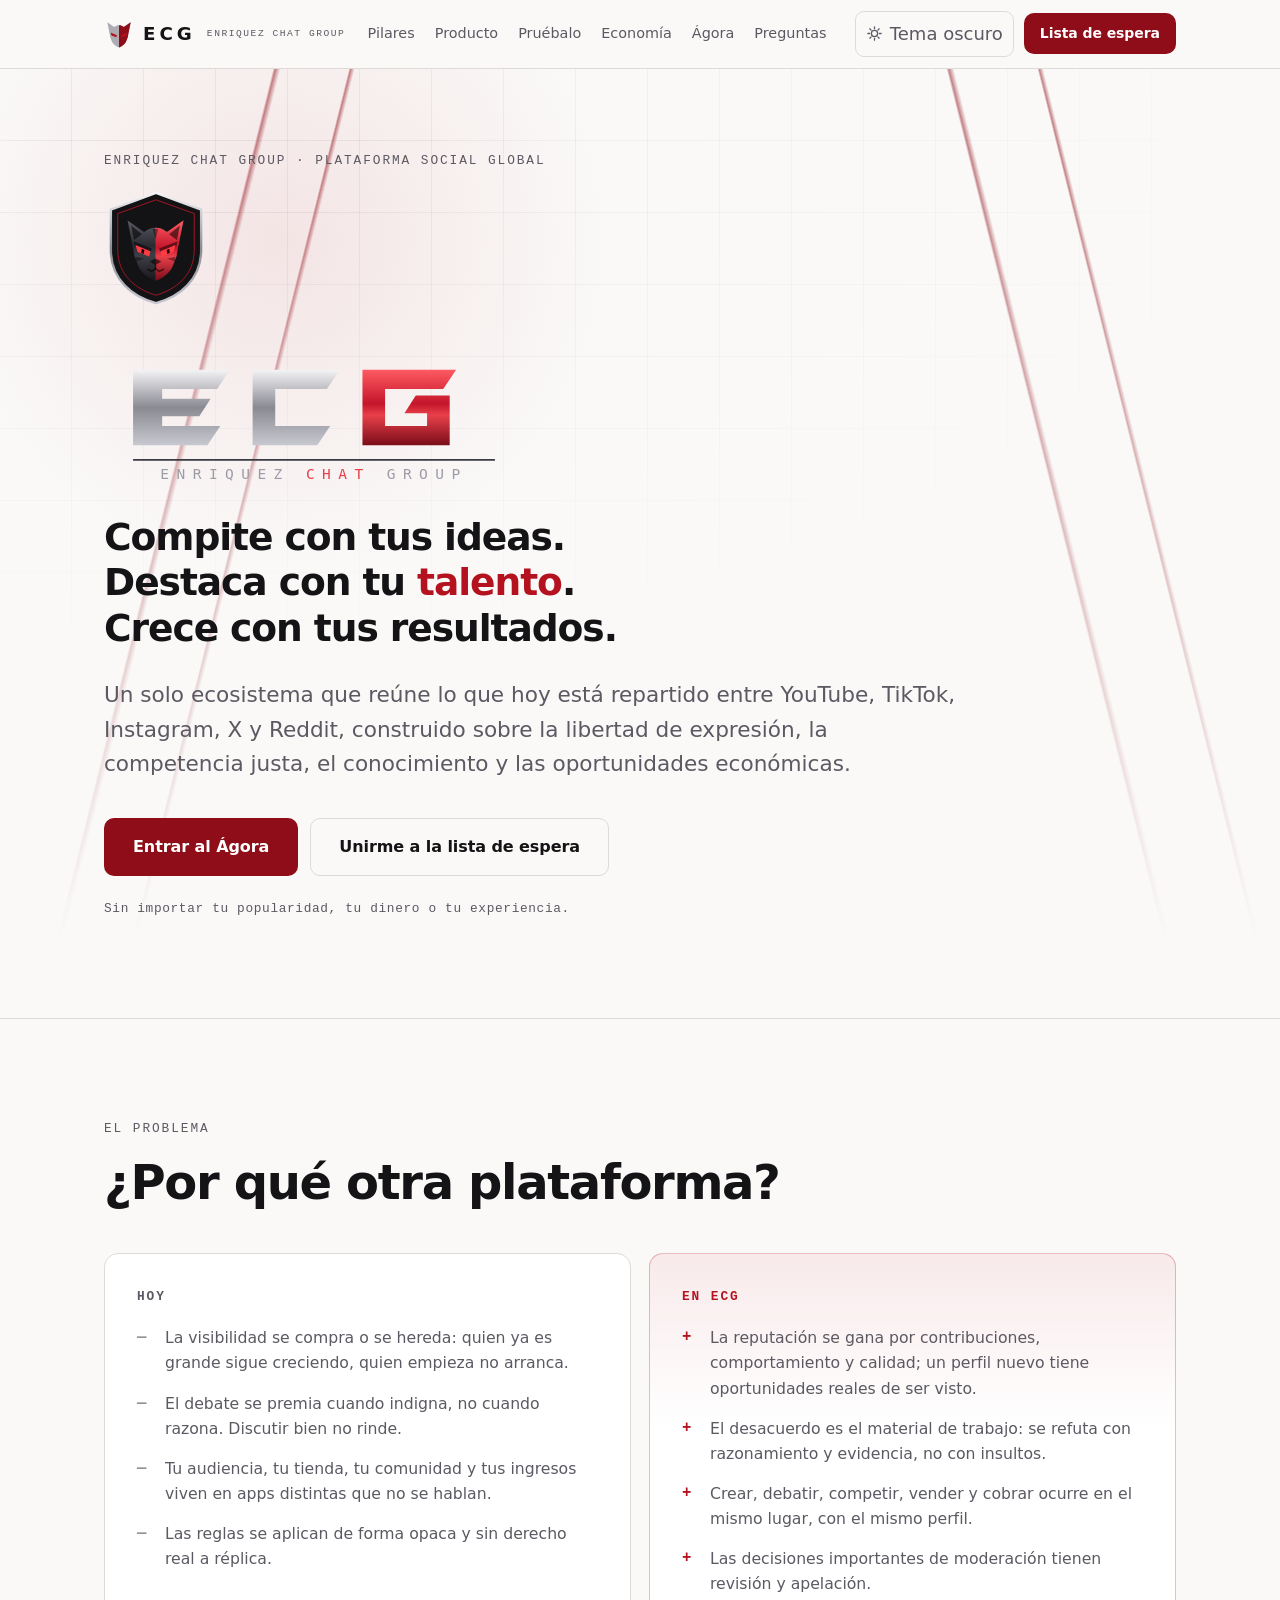
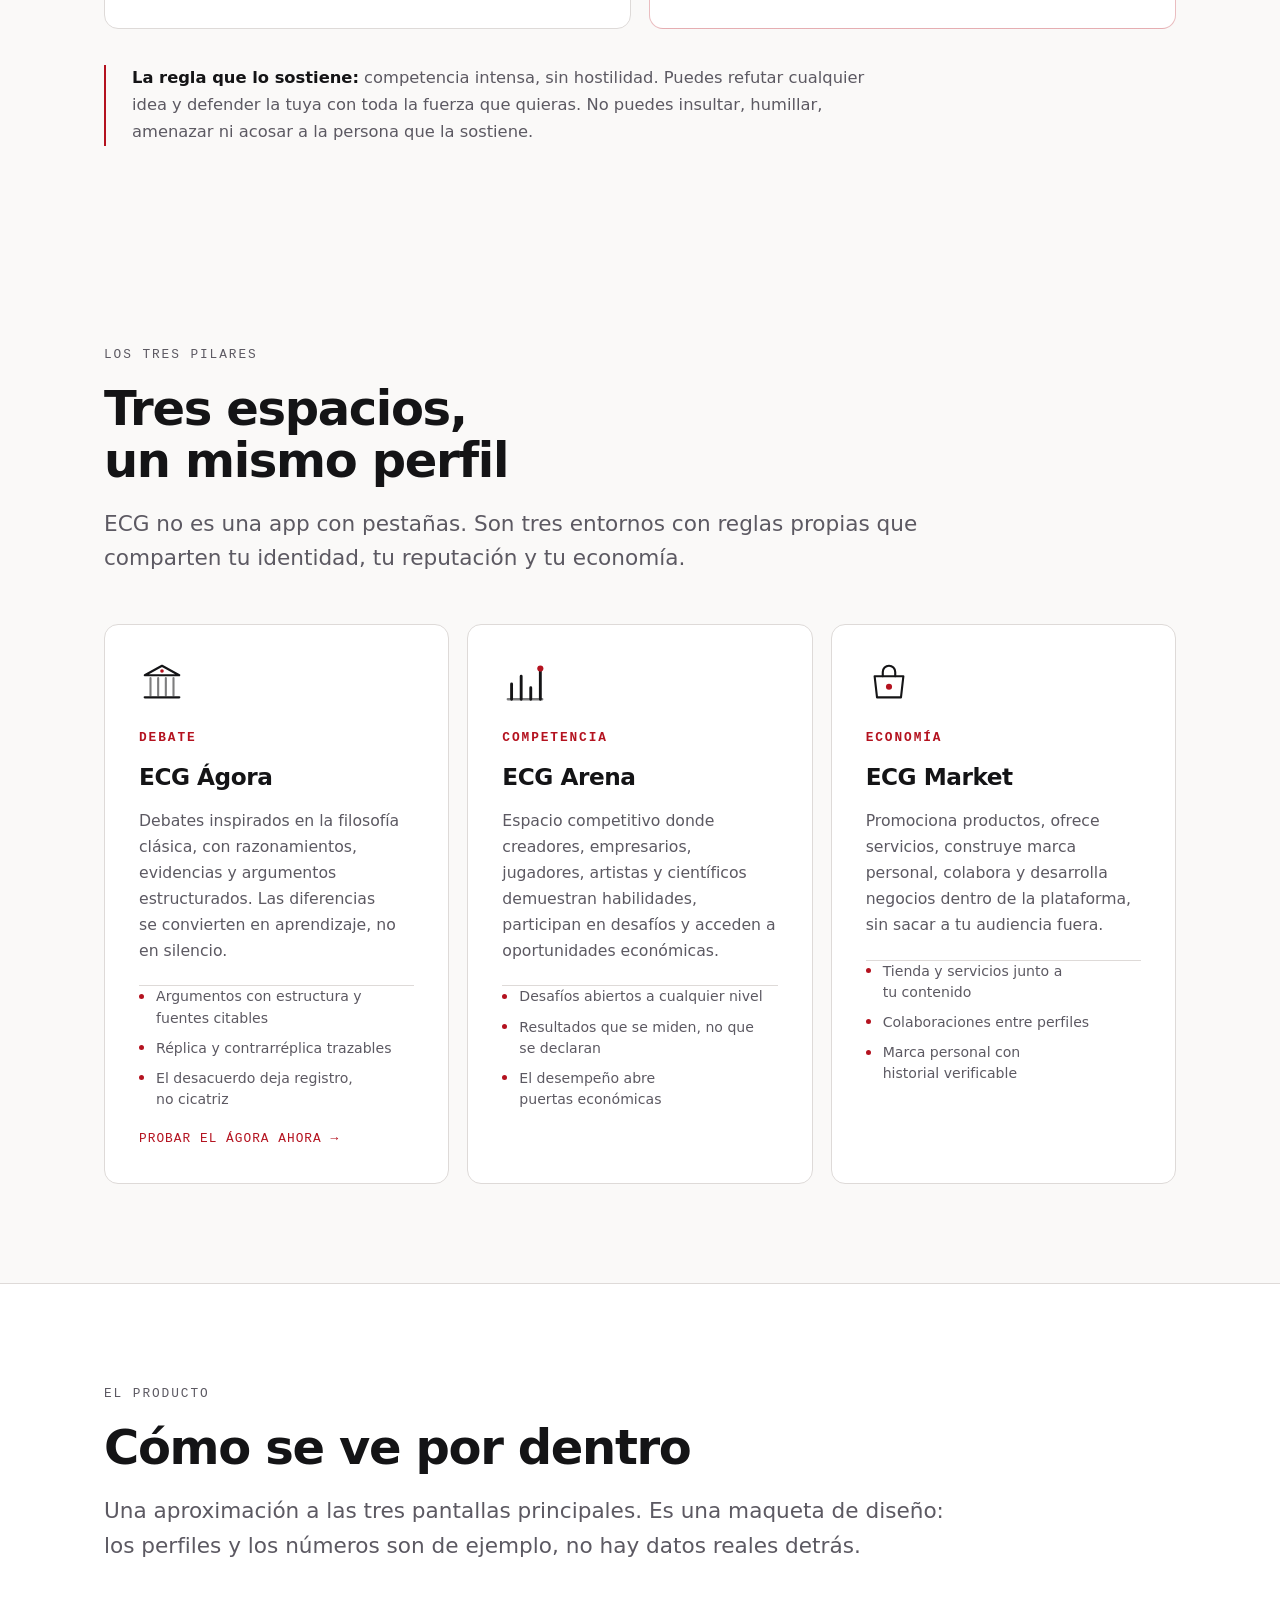
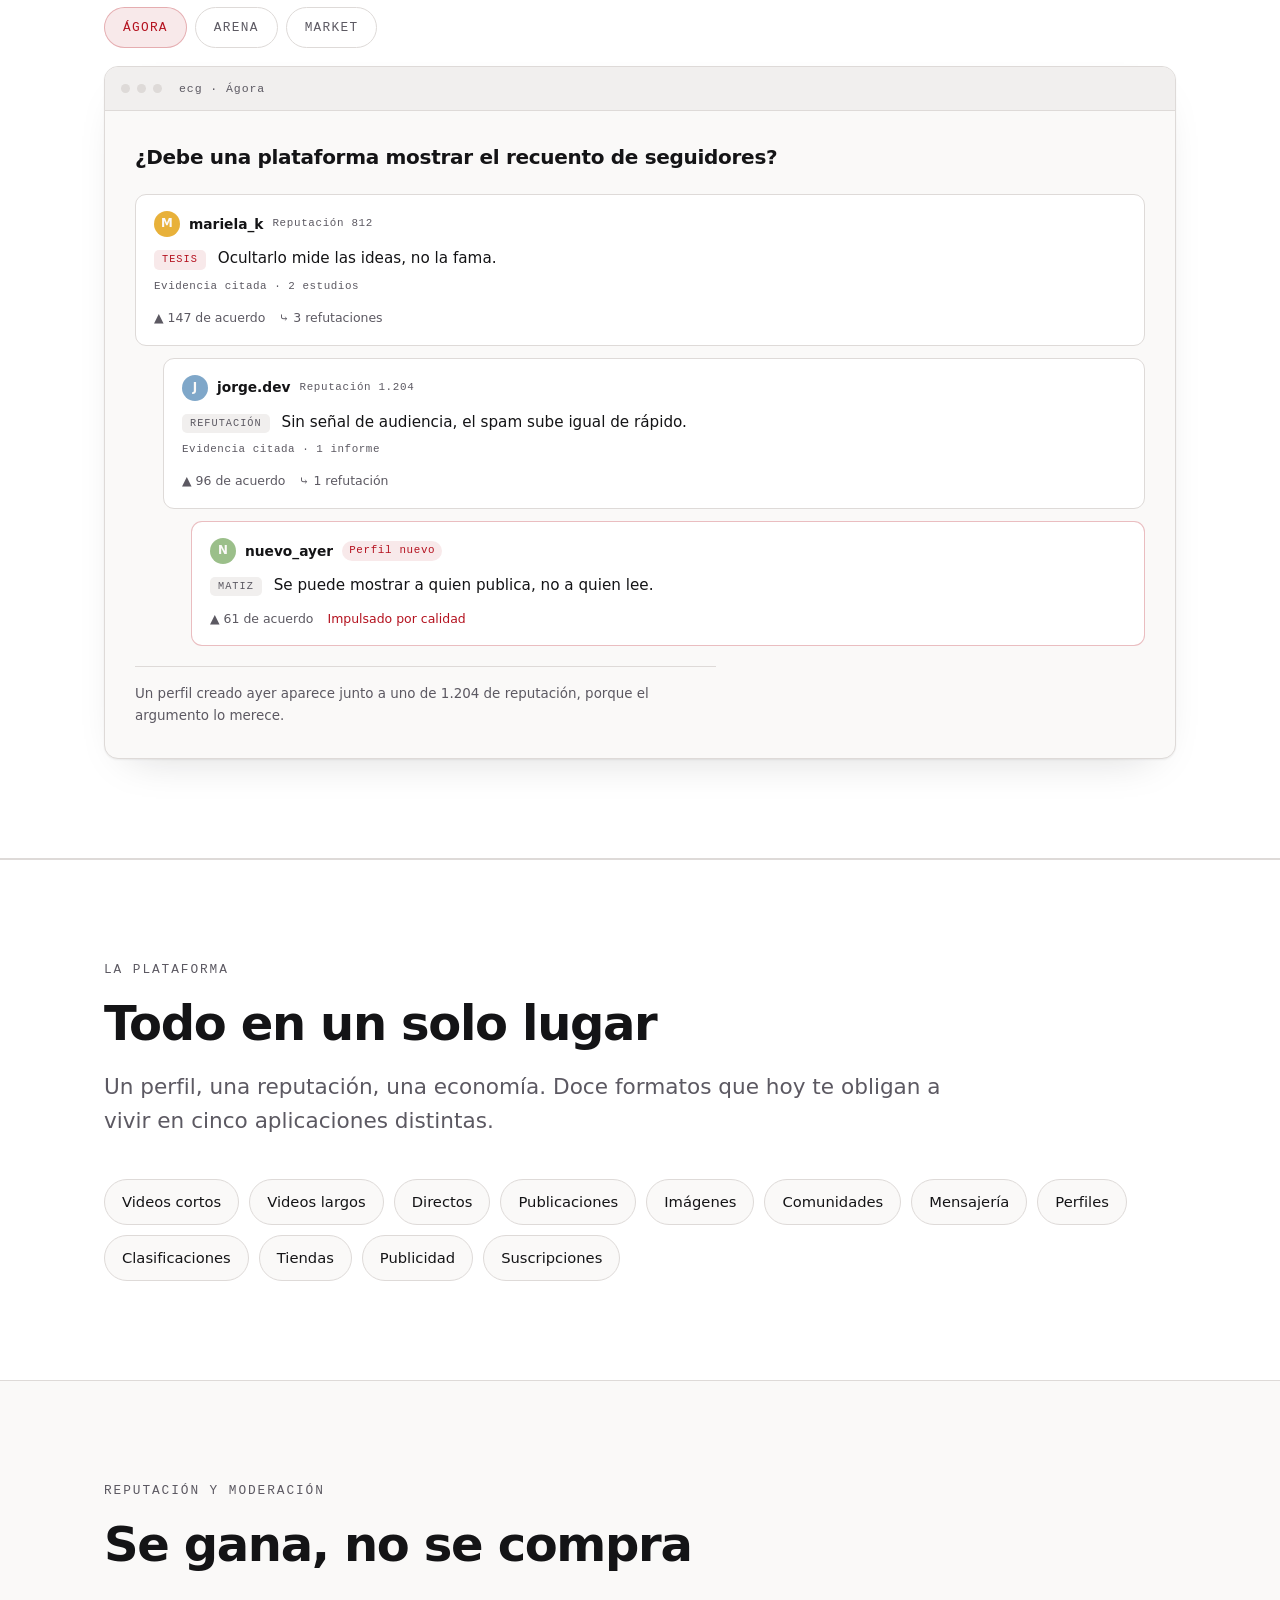
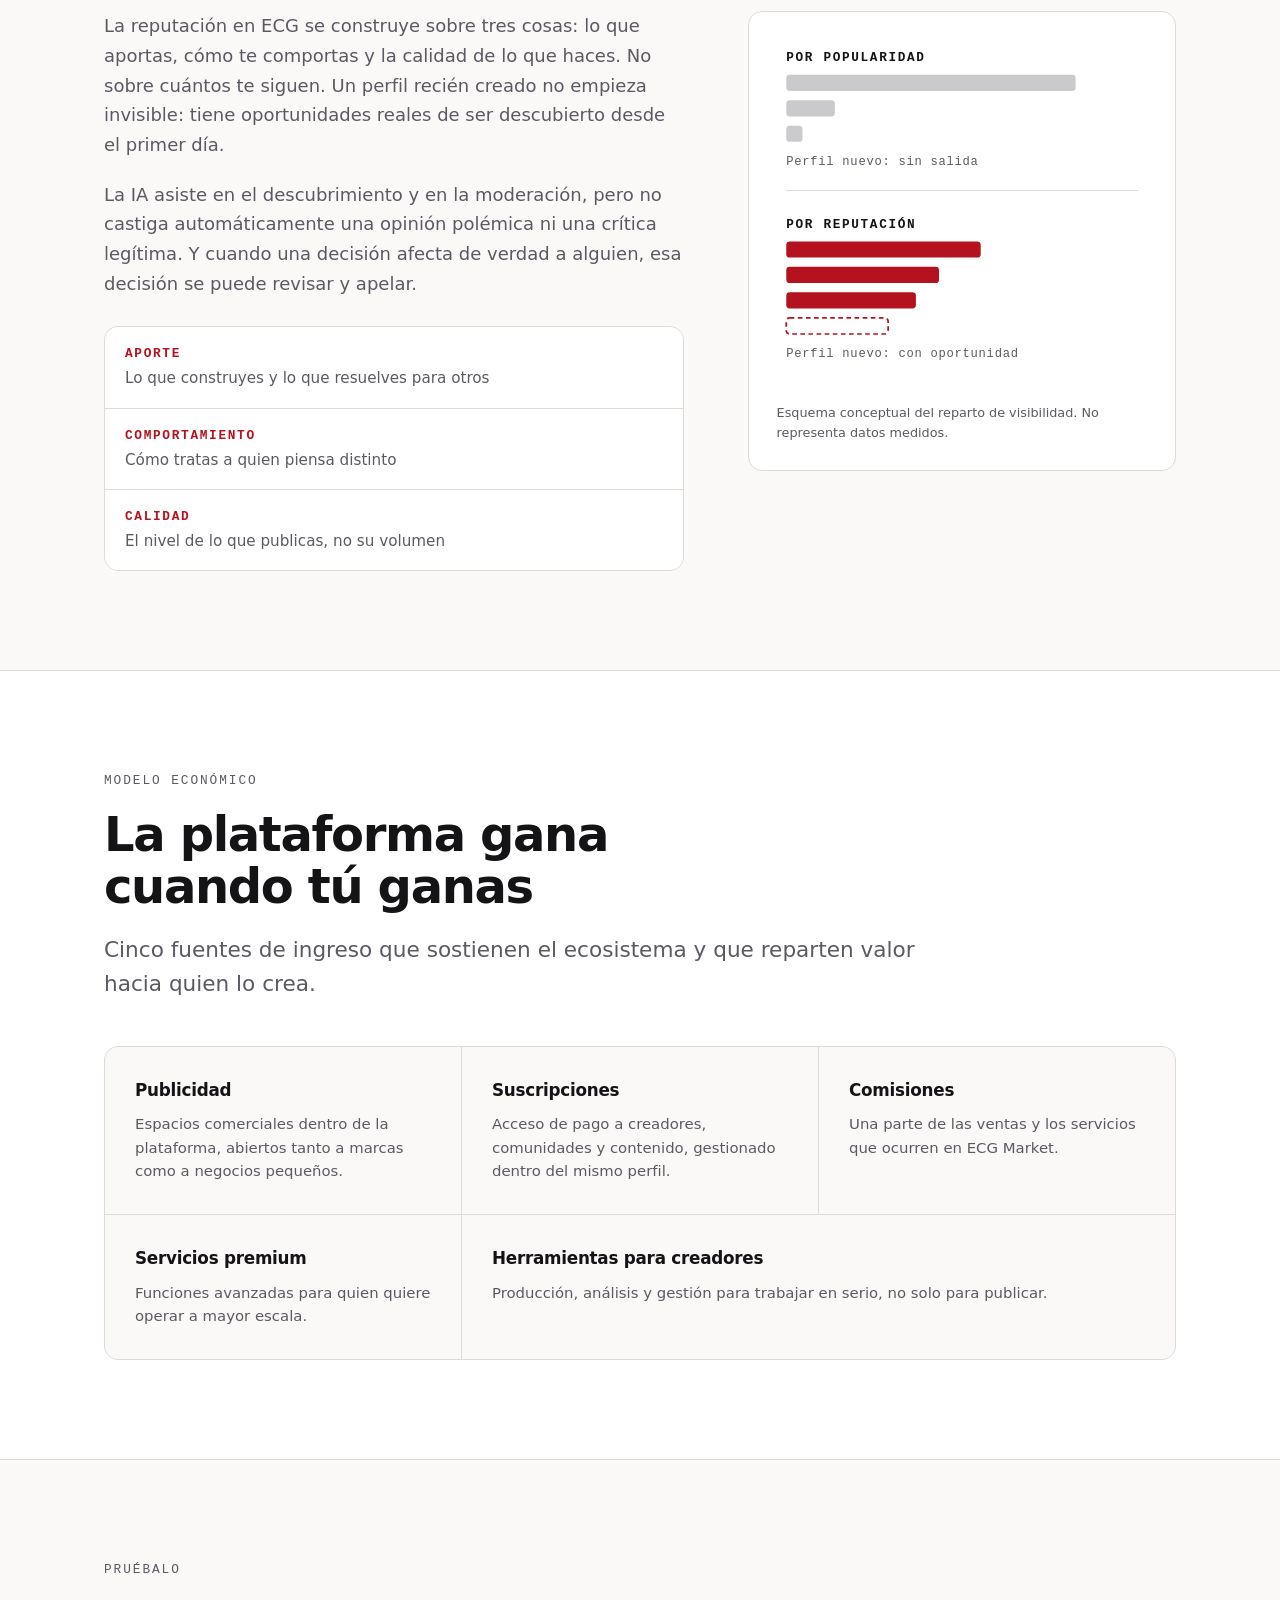
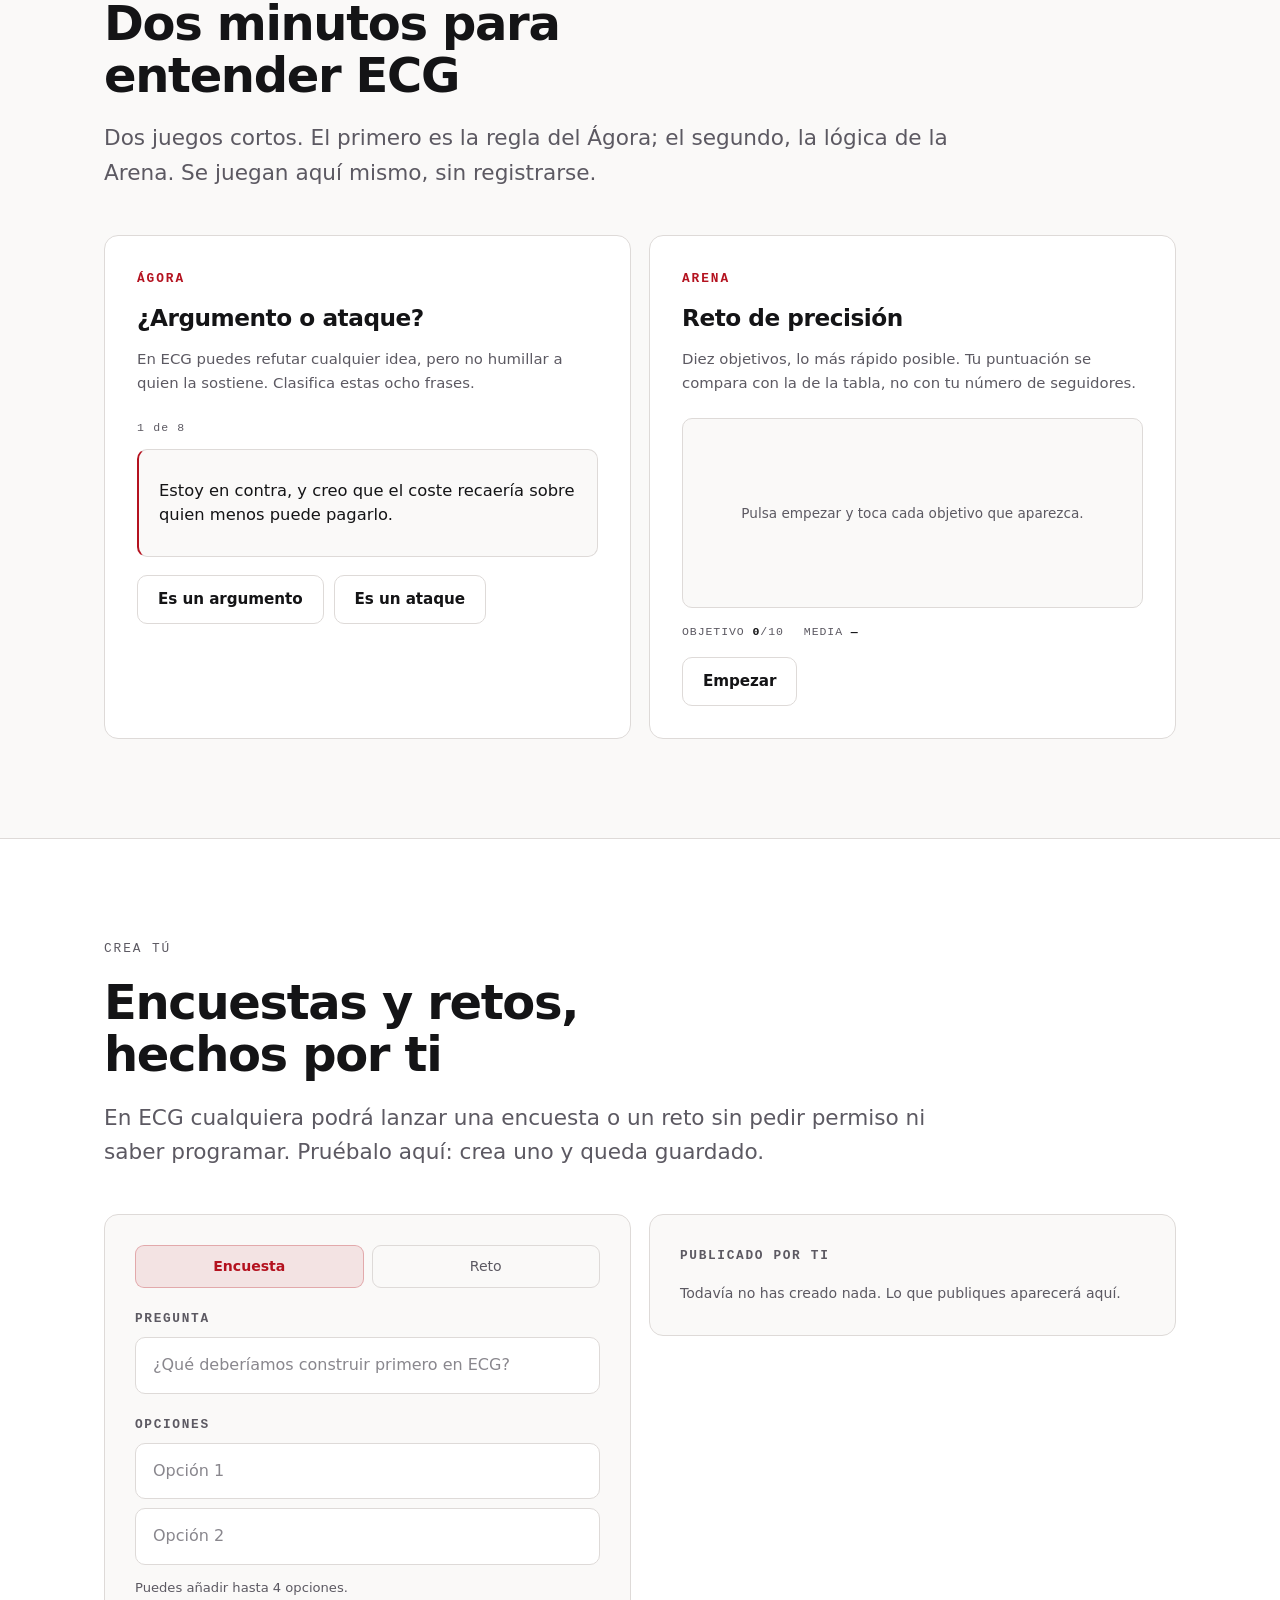
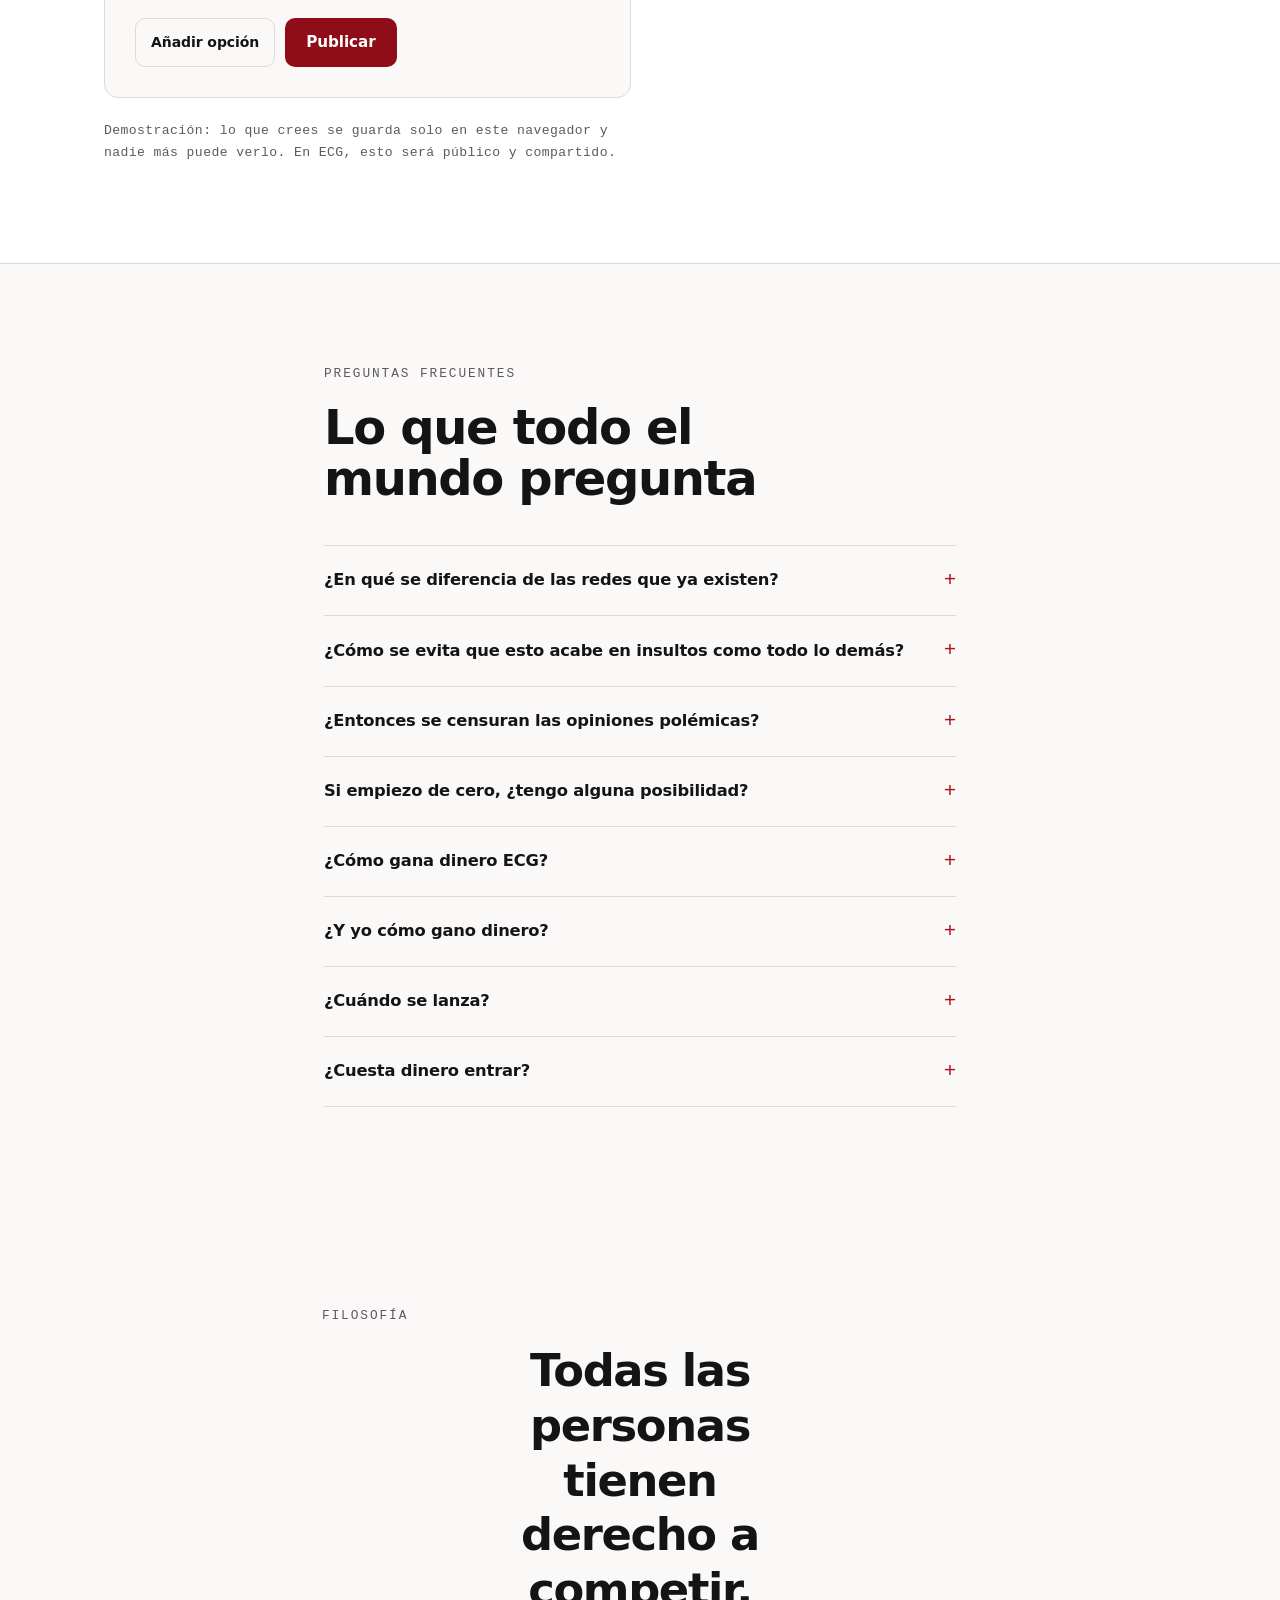
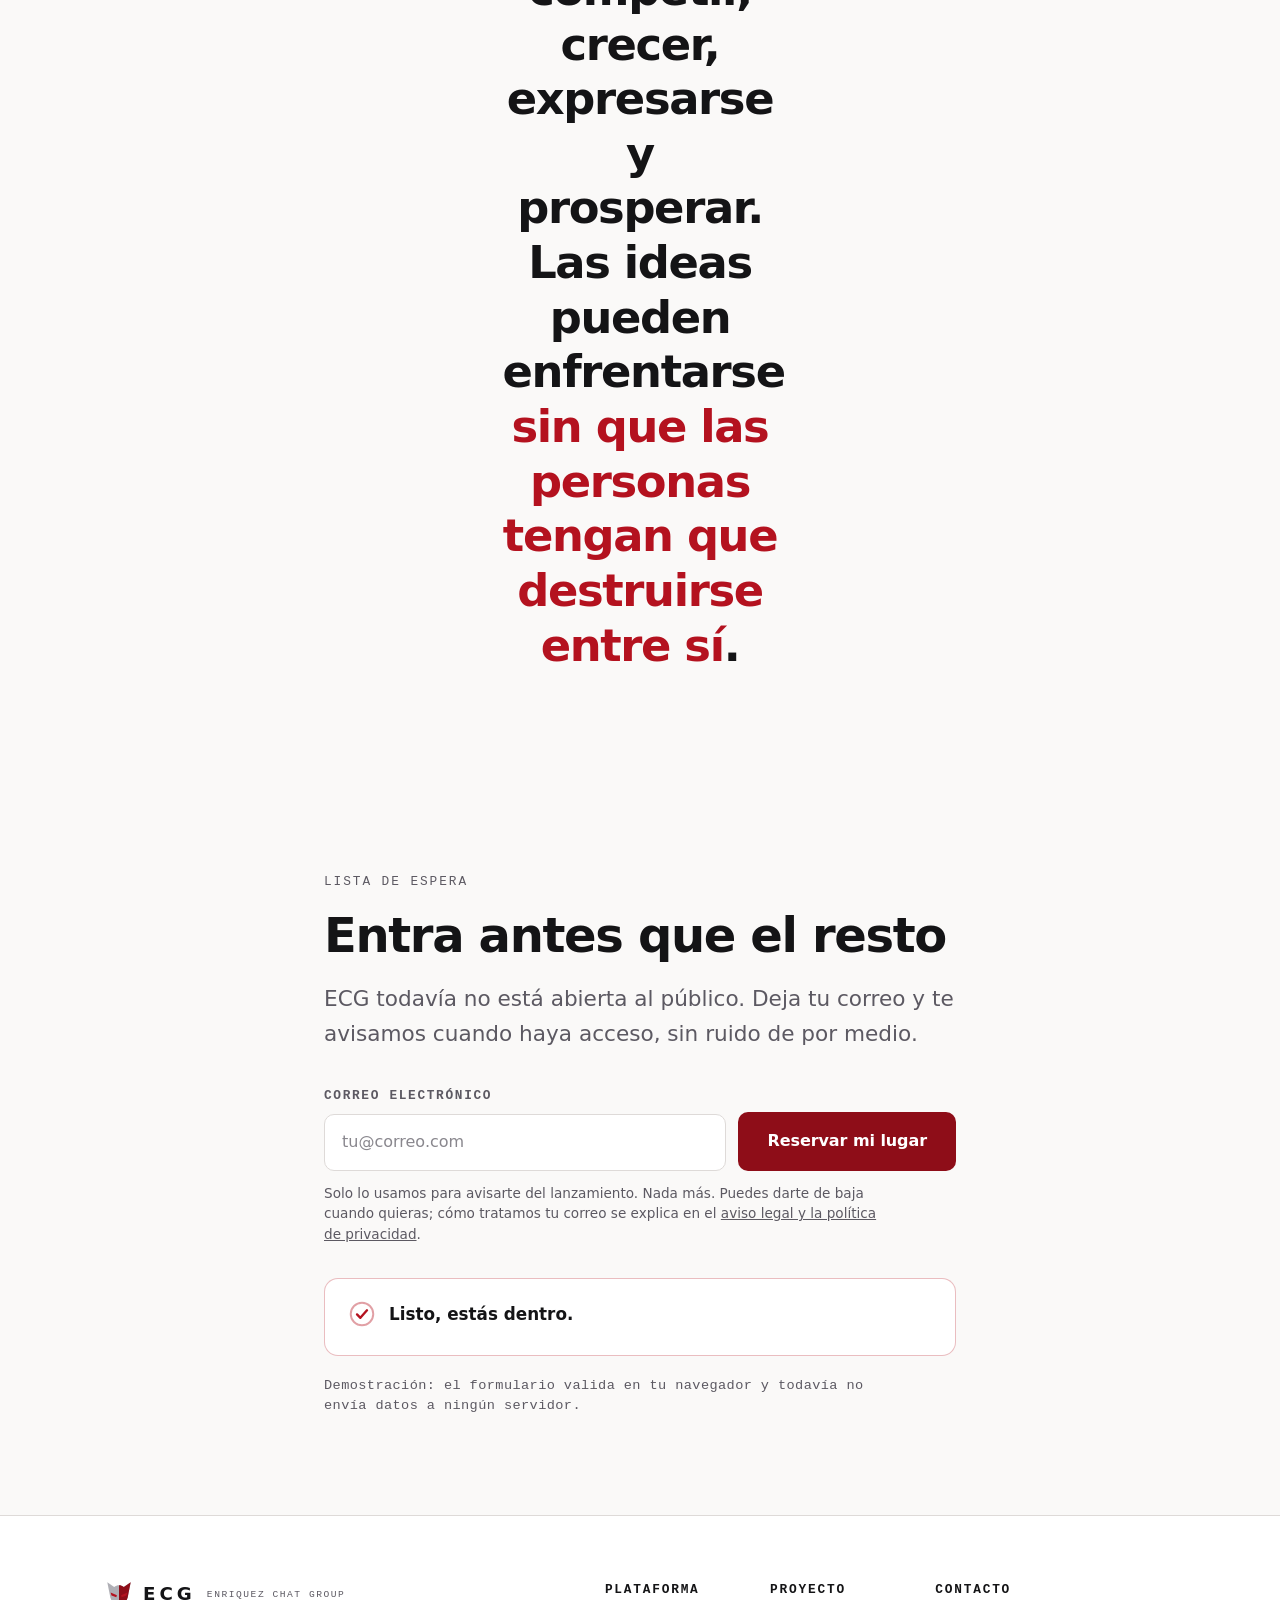
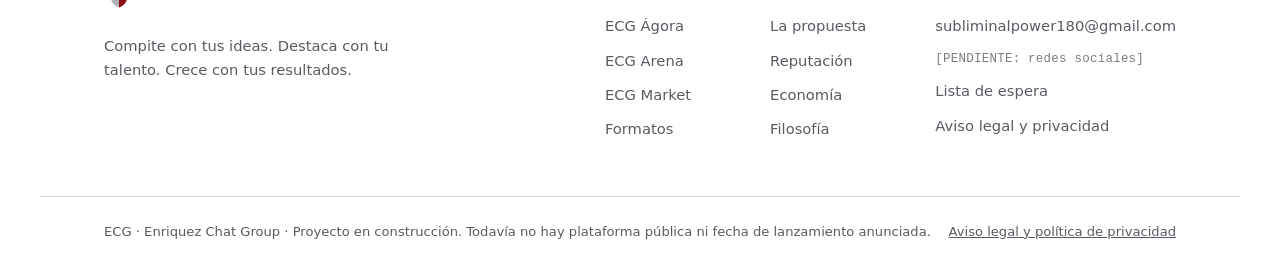
<file: index.html>
<!doctype html>
<html lang="es">
<head>
<meta charset="utf-8">
<meta name="viewport" content="width=device-width, initial-scale=1, viewport-fit=cover">
<title>ECG</title>
<meta name="description" content="ECG, Enriquez Chat Group: una plataforma social global donde cualquiera puede expresarse, crear, competir, debatir, emprender y generar ingresos. Debate, competencia y economia en un solo ecosistema.">
<meta name="theme-color" content="#0A0A0B" media="(prefers-color-scheme: dark)">
<meta name="theme-color" content="#FBFBF9" media="(prefers-color-scheme: light)">
<link rel="canonical" href="https://elpicantecl052-pixel.github.io/ECG/">
<link rel="icon" href="assets/favicon.svg" type="image/svg+xml">
<meta property="og:type" content="website">
<meta property="og:site_name" content="ECG">
<meta property="og:locale" content="es_ES">
<meta property="og:url" content="https://elpicantecl052-pixel.github.io/ECG/">
<meta property="og:title" content="ECG — Enriquez Chat Group">
<meta property="og:description" content="Una plataforma social global construida sobre la libertad de expresion, la competencia justa, el conocimiento y las oportunidades economicas.">
<meta property="og:image" content="https://elpicantecl052-pixel.github.io/ECG/assets/og-image.png">
<meta property="og:image:type" content="image/png">
<meta property="og:image:width" content="1200">
<meta property="og:image:height" content="630">
<meta property="og:image:alt" content="ECG — Compite con tus ideas. Destaca con tu talento. Crece con tus resultados.">
<meta name="twitter:card" content="summary_large_image">
<meta name="twitter:title" content="ECG — Enriquez Chat Group">
<meta name="twitter:description" content="Debate, competencia y economia en un solo ecosistema. Lista de espera abierta.">
<meta name="twitter:image" content="https://elpicantecl052-pixel.github.io/ECG/assets/og-image.png">
<meta name="twitter:image:alt" content="ECG — Compite con tus ideas. Destaca con tu talento. Crece con tus resultados.">
<link rel="stylesheet" href="css/reset.css?v=12">
<link rel="stylesheet" href="css/styles.css?v=12">
<!-- Analiticas pendientes: crea un sitio gratuito en goatcounter.com
     y pon tu codigo en GOATCOUNTER, dentro de tools/build.py. -->
</head>
<body>
<a class="skip" href="#main">Saltar al contenido</a>

<header class="nav" role="banner">
  <div class="nav__in">
    <a class="brand" href="#top" aria-label="ECG, inicio">
      <svg class="brand__mark" viewBox="0 0 100 100" aria-hidden="true" focusable="false">
        <defs><clipPath id="bm1"><rect x="50" y="0" width="50" height="100"/></clipPath></defs>
        <path d="M50 95 C 42 93, 33 87, 27 77 L 21 62 L 18 46 L 11 11 L 34 27 C 39 23, 44 21, 50 21 C 56 21, 61 23, 66 27 L 89 11 L 82 46 L 79 62 L 73 77 C 67 87, 58 93, 50 95 Z" fill="var(--metal-1)" opacity=".55"/>
        <g clip-path="url(#bm1)"><path d="M50 95 C 42 93, 33 87, 27 77 L 21 62 L 18 46 L 11 11 L 34 27 C 39 23, 44 21, 50 21 C 56 21, 61 23, 66 27 L 89 11 L 82 46 L 79 62 L 73 77 C 67 87, 58 93, 50 95 Z" fill="var(--accent-deep)"/></g>
        <path d="M22 45 L43 54 L41 61 L25 55 Z" fill="var(--accent)"/>
        <path d="M78 45 L57 54 L59 61 L75 55 Z" fill="var(--accent)"/>
      </svg>
      <span class="brand__word">ECG</span>
      <span class="brand__full">Enriquez Chat Group</span>
    </a>

    <nav class="nav__links" aria-label="Secciones">
      <a href="#pilares">Pilares</a>
      <a href="#producto">Producto</a>
      <a href="#juegos">Pruébalo</a>
      <a href="#economia">Economía</a>
      <a href="agora.html">Ágora</a>
      <a href="#faq">Preguntas</a>
    </nav>

    <div class="nav__act">
      <button class="themebtn" type="button" id="theme-toggle" aria-pressed="false">
        <svg class="themebtn__i themebtn__i--sun" viewBox="0 0 24 24" aria-hidden="true" focusable="false">
          <circle cx="12" cy="12" r="4.4" fill="none" stroke="currentColor" stroke-width="1.8"/>
          <path d="M12 2.6v2.6M12 18.8v2.6M2.6 12h2.6M18.8 12h2.6M5.4 5.4l1.8 1.8M16.8 16.8l1.8 1.8M18.6 5.4l-1.8 1.8M7.2 16.8l-1.8 1.8" stroke="currentColor" stroke-width="1.8" stroke-linecap="round"/>
        </svg>
        <svg class="themebtn__i themebtn__i--moon" viewBox="0 0 24 24" aria-hidden="true" focusable="false">
          <path d="M20 14.4A8.4 8.4 0 0 1 9.6 4a8.6 8.6 0 1 0 10.4 10.4Z" fill="none" stroke="currentColor" stroke-width="1.8" stroke-linejoin="round"/>
        </svg>
        <span class="themebtn__label" id="theme-label">Tema oscuro</span>
      </button>
      <a class="btn btn--sm" href="#lista">Lista de espera</a>
    </div>
  </div>
</header>

<main id="main">

  <!-- ===== 1. HERO ===== -->
  <section class="hero" id="top">
    <div class="hero__field" aria-hidden="true">
      <div class="hero__grid"></div>
      <div class="hero__vetas"></div>
      <div class="hero__glow"></div>
    </div>

    <div class="wrap hero__in">
      <p class="eyebrow reveal">Enriquez Chat Group · Plataforma social global</p>

      <div class="hero__lockup reveal">
        <img class="hero__emblema" src="assets/emblema.svg" width="106" height="120"
             alt="">
        <h1 class="hero__h1">
          <img src="assets/logotipo.svg" width="260" height="95"
               alt="ECG, Enriquez Chat Group">
        </h1>
      </div>

      <p class="hero__motto reveal">
        Compite con tus ideas.<br>
        Destaca con tu <em>talento</em>.<br>
        Crece con tus resultados.
      </p>

      <p class="lead hero__lead reveal">
        Un solo ecosistema que reúne lo que hoy está repartido entre YouTube, TikTok,
        Instagram, X y Reddit, construido sobre la libertad de expresión, la competencia
        justa, el conocimiento y las oportunidades económicas.
      </p>

      <div class="hero__cta reveal">
        <a class="btn btn--lg" href="agora.html">Entrar al Ágora</a>
        <a class="btn btn--ghost btn--lg" href="#lista">Unirme a la lista de espera</a>
      </div>

      <p class="hero__note reveal">
        Sin importar tu popularidad, tu dinero o tu experiencia.
      </p>
    </div>
  </section>

  <!-- ===== 2. PROBLEMA / PROPUESTA ===== -->
  <section class="sec" id="propuesta" aria-labelledby="propuesta-h">
    <div class="wrap">
      <p class="eyebrow reveal">El problema</p>
      <h2 class="sec__h2 reveal" id="propuesta-h">¿Por qué otra plataforma?</h2>

      <div class="split">
        <div class="split__col reveal">
          <p class="split__kicker">Hoy</p>
          <ul class="list list--minus">
            <li>La visibilidad se compra o se hereda: quien ya es grande sigue creciendo, quien empieza no arranca.</li>
            <li>El debate se premia cuando indigna, no cuando razona. Discutir bien no rinde.</li>
            <li>Tu audiencia, tu tienda, tu comunidad y tus ingresos viven en apps distintas que no se hablan.</li>
            <li>Las reglas se aplican de forma opaca y sin derecho real a réplica.</li>
          </ul>
        </div>

        <div class="split__col split__col--accent reveal">
          <p class="split__kicker">En ECG</p>
          <ul class="list list--plus">
            <li>La reputación se gana por contribuciones, comportamiento y calidad; un perfil nuevo tiene oportunidades reales de ser visto.</li>
            <li>El desacuerdo es el material de trabajo: se refuta con razonamiento y evidencia, no con insultos.</li>
            <li>Crear, debatir, competir, vender y cobrar ocurre en el mismo lugar, con el mismo perfil.</li>
            <li>Las decisiones importantes de moderación tienen revisión y apelación.</li>
          </ul>
        </div>
      </div>

      <p class="rule-note reveal">
        <strong>La regla que lo sostiene:</strong> competencia intensa, sin hostilidad.
        Puedes refutar cualquier idea y defender la tuya con toda la fuerza que quieras.
        No puedes insultar, humillar, amenazar ni acosar a la persona que la sostiene.
      </p>
    </div>
  </section>

  <!-- ===== 3. LOS TRES PILARES ===== -->
  <section class="sec" id="pilares" aria-labelledby="pilares-h">
    <div class="wrap">
      <p class="eyebrow reveal">Los tres pilares</p>
      <h2 class="sec__h2 reveal" id="pilares-h">Tres espacios, un mismo perfil</h2>
      <p class="lead sec__lead reveal">
        ECG no es una app con pestañas. Son tres entornos con reglas propias que comparten
        tu identidad, tu reputación y tu economía.
      </p>

      <div class="pillars">
        <article class="pil reveal">
          <div class="pil__ico" aria-hidden="true">
            <svg viewBox="0 0 48 48" focusable="false">
              <path d="M6 40h36" stroke="currentColor" stroke-width="2.4" stroke-linecap="round"/>
              <path d="M24 7 42 17H6L24 7Z" fill="none" stroke="currentColor" stroke-width="2.2" stroke-linejoin="round"/>
              <path d="M12 20v18M20 20v18M28 20v18M36 20v18" stroke="currentColor" stroke-width="2.2" stroke-linecap="round" opacity=".55"/>
              <circle cx="24" cy="12.5" r="1.9" fill="var(--accent)"/>
            </svg>
          </div>
          <p class="pil__tag">Debate</p>
          <h3 class="pil__h3">ECG Ágora</h3>
          <p class="pil__body">
            Debates inspirados en la filosofía clásica, con razonamientos, evidencias y
            argumentos estructurados. Las diferencias se convierten en aprendizaje, no en
            silencio.
          </p>
          <ul class="pil__pts">
            <li>Argumentos con estructura y fuentes citables</li>
            <li>Réplica y contrarréplica trazables</li>
            <li>El desacuerdo deja registro, no cicatriz</li>
          </ul>
          <p class="pil__cta"><a href="agora.html">Probar el Ágora ahora →</a></p>
        </article>

        <article class="pil reveal">
          <div class="pil__ico" aria-hidden="true">
            <svg viewBox="0 0 48 48" focusable="false">
              <path d="M10 42V26M20 42V18M30 42V30M40 42V10" stroke="currentColor" stroke-width="3" stroke-linecap="round"/>
              <path d="M6 42h36" stroke="currentColor" stroke-width="2.4" stroke-linecap="round" opacity=".55"/>
              <circle cx="40" cy="10" r="3.2" fill="var(--accent)"/>
            </svg>
          </div>
          <p class="pil__tag">Competencia</p>
          <h3 class="pil__h3">ECG Arena</h3>
          <p class="pil__body">
            Espacio competitivo donde creadores, empresarios, jugadores, artistas y
            científicos demuestran habilidades, participan en desafíos y acceden a
            oportunidades económicas.
          </p>
          <ul class="pil__pts">
            <li>Desafíos abiertos a cualquier nivel</li>
            <li>Resultados que se miden, no que se declaran</li>
            <li>El desempeño abre puertas económicas</li>
          </ul>
        </article>

        <article class="pil reveal">
          <div class="pil__ico" aria-hidden="true">
            <svg viewBox="0 0 48 48" focusable="false">
              <path d="M9 18h30l-2.5 22H11.5L9 18Z" fill="none" stroke="currentColor" stroke-width="2.2" stroke-linejoin="round"/>
              <path d="M17.5 18v-4.5a6.5 6.5 0 0 1 13 0V18" fill="none" stroke="currentColor" stroke-width="2.2" stroke-linecap="round"/>
              <circle cx="24" cy="29" r="3.2" fill="var(--accent)"/>
            </svg>
          </div>
          <p class="pil__tag">Economía</p>
          <h3 class="pil__h3">ECG Market</h3>
          <p class="pil__body">
            Promociona productos, ofrece servicios, construye marca personal, colabora y
            desarrolla negocios dentro de la plataforma, sin sacar a tu audiencia fuera.
          </p>
          <ul class="pil__pts">
            <li>Tienda y servicios junto a tu contenido</li>
            <li>Colaboraciones entre perfiles</li>
            <li>Marca personal con historial verificable</li>
          </ul>
        </article>
      </div>
    </div>
  </section>

  <!-- ===== 3b. LA PANTALLA DEL PRODUCTO ===== -->
  <section class="sec sec--alt" id="producto" aria-labelledby="producto-h">
    <div class="wrap">
      <p class="eyebrow reveal">El producto</p>
      <h2 class="sec__h2 reveal" id="producto-h">Cómo se ve por dentro</h2>
      <p class="lead sec__lead reveal">
        Una aproximación a las tres pantallas principales. Es una maqueta de diseño: los
        perfiles y los números son de ejemplo, no hay datos reales detrás.
      </p>

      <div class="demo reveal">
        <div class="demo__tabs" role="tablist" aria-label="Pantallas de ECG">
          <button class="demo__tab" role="tab" id="tab-agora" aria-controls="panel-agora" aria-selected="true">Ágora</button>
          <button class="demo__tab" role="tab" id="tab-arena" aria-controls="panel-arena" aria-selected="false" tabindex="-1">Arena</button>
          <button class="demo__tab" role="tab" id="tab-market" aria-controls="panel-market" aria-selected="false" tabindex="-1">Market</button>
        </div>

        <div class="screen">
          <div class="screen__bar" aria-hidden="true">
            <span class="screen__dot"></span><span class="screen__dot"></span><span class="screen__dot"></span>
            <span class="screen__url">ecg · <span id="screen-label">Ágora</span></span>
          </div>

          <!-- Ágora -->
          <div class="screen__panel" role="tabpanel" id="panel-agora" aria-labelledby="tab-agora" tabindex="0">
            <p class="thread__topic">¿Debe una plataforma mostrar el recuento de seguidores?</p>
            <div class="thread">
              <article class="post">
                <div class="post__who"><span class="av av--a" aria-hidden="true">M</span><span class="post__name">mariela_k</span><span class="rep">Reputación 812</span></div>
                <p class="post__claim"><span class="post__tag">Tesis</span> Ocultarlo mide las ideas, no la fama.</p>
                <p class="post__ev">Evidencia citada · 2 estudios</p>
                <div class="post__acts"><span>▲ 147 de acuerdo</span><span>⤷ 3 refutaciones</span></div>
              </article>

              <article class="post post--reply">
                <div class="post__who"><span class="av av--b" aria-hidden="true">J</span><span class="post__name">jorge.dev</span><span class="rep">Reputación 1.204</span></div>
                <p class="post__claim"><span class="post__tag post__tag--ref">Refutación</span> Sin señal de audiencia, el spam sube igual de rápido.</p>
                <p class="post__ev">Evidencia citada · 1 informe</p>
                <div class="post__acts"><span>▲ 96 de acuerdo</span><span>⤷ 1 refutación</span></div>
              </article>

              <article class="post post--reply post--deep">
                <div class="post__who"><span class="av av--c" aria-hidden="true">N</span><span class="post__name">nuevo_ayer</span><span class="rep rep--new">Perfil nuevo</span></div>
                <p class="post__claim"><span class="post__tag post__tag--mat">Matiz</span> Se puede mostrar a quien publica, no a quien lee.</p>
                <div class="post__acts"><span>▲ 61 de acuerdo</span><span class="post__boost">Impulsado por calidad</span></div>
              </article>
            </div>
            <p class="screen__note">Un perfil creado ayer aparece junto a uno de 1.204 de reputación, porque el argumento lo merece.</p>
          </div>

          <!-- Arena -->
          <div class="screen__panel" role="tabpanel" id="panel-arena" aria-labelledby="tab-arena" tabindex="0" hidden>
            <div class="chal">
              <div class="chal__head">
                <div>
                  <p class="chal__kind">Desafío abierto · Diseño</p>
                  <p class="chal__title">Rediseña un panel de control en 48 horas</p>
                </div>
                <span class="chal__prize">Premio <strong>$400</strong></span>
              </div>
              <div class="chal__meta"><span>312 participantes</span><span>Cierra en 11 h</span><span>Abierto a cualquier nivel</span></div>
            </div>

            <ol class="board">
              <li class="board__row"><span class="board__n">1</span><span class="av av--b" aria-hidden="true">J</span><span class="board__name">jorge.dev</span><span class="board__bar"><i style="width:94%"></i></span><span class="board__sc">94</span></li>
              <li class="board__row"><span class="board__n">2</span><span class="av av--d" aria-hidden="true">S</span><span class="board__name">sofia.estudio</span><span class="board__bar"><i style="width:89%"></i></span><span class="board__sc">89</span></li>
              <li class="board__row board__row--me"><span class="board__n">3</span><span class="av av--c" aria-hidden="true">N</span><span class="board__name">nuevo_ayer <span class="rep rep--new">Perfil nuevo</span></span><span class="board__bar"><i style="width:85%"></i></span><span class="board__sc">85</span></li>
              <li class="board__row"><span class="board__n">4</span><span class="av av--a" aria-hidden="true">M</span><span class="board__name">mariela_k</span><span class="board__bar"><i style="width:78%"></i></span><span class="board__sc">78</span></li>
            </ol>
            <p class="screen__note">La clasificación mide el resultado entregado, no el tamaño de la audiencia.</p>
          </div>

          <!-- Market -->
          <div class="screen__panel" role="tabpanel" id="panel-market" aria-labelledby="tab-market" tabindex="0" hidden>
            <div class="shop">
              <article class="item">
                <div class="item__img item__img--1" aria-hidden="true"></div>
                <p class="item__name">Plantillas de panel</p>
                <p class="item__by">sofia.estudio</p>
                <p class="item__price">$24</p>
              </article>
              <article class="item">
                <div class="item__img item__img--2" aria-hidden="true"></div>
                <p class="item__name">Asesoría 1:1, 45 min</p>
                <p class="item__by">jorge.dev</p>
                <p class="item__price">$80</p>
              </article>
              <article class="item">
                <div class="item__img item__img--3" aria-hidden="true"></div>
                <p class="item__name">Curso de argumentación</p>
                <p class="item__by">mariela_k</p>
                <p class="item__price">$39</p>
              </article>
            </div>
            <div class="shop__note">
              <p><strong>Vendes donde ya te leen.</strong> El mismo perfil que debate en el Ágora y compite en la Arena es el que cobra aquí. Sin sacar a nadie fuera de la plataforma.</p>
            </div>
            <p class="screen__note">Precios de ejemplo para ilustrar el formato.</p>
          </div>
        </div>
      </div>
    </div>
  </section>

  <!-- ===== 4. TODO EN UN SOLO LUGAR ===== -->
  <section class="sec sec--alt" id="formatos" aria-labelledby="formatos-h">
    <div class="wrap">
      <p class="eyebrow reveal">La plataforma</p>
      <h2 class="sec__h2 reveal" id="formatos-h">Todo en un solo lugar</h2>
      <p class="lead sec__lead reveal">
        Un perfil, una reputación, una economía. Doce formatos que hoy te obligan a vivir
        en cinco aplicaciones distintas.
      </p>

      <ul class="chips reveal">
        <li class="chip">Videos cortos</li>
        <li class="chip">Videos largos</li>
        <li class="chip">Directos</li>
        <li class="chip">Publicaciones</li>
        <li class="chip">Imágenes</li>
        <li class="chip">Comunidades</li>
        <li class="chip">Mensajería</li>
        <li class="chip">Perfiles</li>
        <li class="chip">Clasificaciones</li>
        <li class="chip">Tiendas</li>
        <li class="chip">Publicidad</li>
        <li class="chip">Suscripciones</li>
      </ul>
    </div>
  </section>

  <!-- ===== 5. REPUTACIÓN Y MODERACIÓN ===== -->
  <section class="sec" id="reputacion" aria-labelledby="reputacion-h">
    <div class="wrap">
      <p class="eyebrow reveal">Reputación y moderación</p>
      <h2 class="sec__h2 reveal" id="reputacion-h">Se gana, no se compra</h2>

      <div class="two">
        <div class="two__text">
          <p class="reveal">
            La reputación en ECG se construye sobre tres cosas: lo que aportas, cómo te
            comportas y la calidad de lo que haces. No sobre cuántos te siguen. Un perfil
            recién creado no empieza invisible: tiene oportunidades reales de ser
            descubierto desde el primer día.
          </p>
          <p class="reveal">
            La IA asiste en el descubrimiento y en la moderación, pero no castiga
            automáticamente una opinión polémica ni una crítica legítima. Y cuando una
            decisión afecta de verdad a alguien, esa decisión se puede revisar y apelar.
          </p>

          <ul class="facts reveal">
            <li><strong>Aporte</strong><span>Lo que construyes y lo que resuelves para otros</span></li>
            <li><strong>Comportamiento</strong><span>Cómo tratas a quien piensa distinto</span></li>
            <li><strong>Calidad</strong><span>El nivel de lo que publicas, no su volumen</span></li>
          </ul>
        </div>

        <figure class="two__fig reveal">
          <svg viewBox="0 0 320 300" class="diag" role="img" aria-labelledby="diag-t diag-d">
            <title id="diag-t">Comparación de visibilidad: por popularidad frente a por reputación</title>
            <desc id="diag-d">Dos modelos comparados. En un modelo por popularidad, la visibilidad se concentra casi por completo en los perfiles que ya son grandes y los perfiles nuevos no tienen salida. En el modelo de reputación de ECG, la visibilidad se reparte de forma más pareja entre perfiles grandes, medianos y nuevos según su aporte, comportamiento y calidad.</desc>

            <text x="8" y="18" class="diag__lbl">Por popularidad</text>
            <rect x="8" y="30" width="250" height="14" rx="3" class="diag__bar diag__bar--mute"/>
            <rect x="8" y="52" width="42" height="14" rx="3" class="diag__bar diag__bar--mute"/>
            <rect x="8" y="74" width="14" height="14" rx="3" class="diag__bar diag__bar--mute"/>
            <text x="8" y="108" class="diag__cap">Perfil nuevo: sin salida</text>

            <line x1="8" y1="130" x2="312" y2="130" class="diag__rule"/>

            <text x="8" y="162" class="diag__lbl">Por reputación</text>
            <rect x="8" y="174" width="168" height="14" rx="3" class="diag__bar"/>
            <rect x="8" y="196" width="132" height="14" rx="3" class="diag__bar"/>
            <rect x="8" y="218" width="112" height="14" rx="3" class="diag__bar"/>
            <rect x="8" y="240" width="88" height="14" rx="3" class="diag__bar diag__bar--new"/>
            <text x="8" y="274" class="diag__cap">Perfil nuevo: con oportunidad</text>
          </svg>
          <figcaption>Esquema conceptual del reparto de visibilidad. No representa datos medidos.</figcaption>
        </figure>
      </div>
    </div>
  </section>

  <!-- ===== 6. MODELO ECONÓMICO ===== -->
  <section class="sec sec--alt" id="economia" aria-labelledby="economia-h">
    <div class="wrap">
      <p class="eyebrow reveal">Modelo económico</p>
      <h2 class="sec__h2 reveal" id="economia-h">La plataforma gana cuando tú ganas</h2>
      <p class="lead sec__lead reveal">
        Cinco fuentes de ingreso que sostienen el ecosistema y que reparten valor hacia
        quien lo crea.
      </p>

      <div class="econ">
        <article class="econ__it reveal">
          <h3>Publicidad</h3>
          <p>Espacios comerciales dentro de la plataforma, abiertos tanto a marcas como a negocios pequeños.</p>
        </article>
        <article class="econ__it reveal">
          <h3>Suscripciones</h3>
          <p>Acceso de pago a creadores, comunidades y contenido, gestionado dentro del mismo perfil.</p>
        </article>
        <article class="econ__it reveal">
          <h3>Comisiones</h3>
          <p>Una parte de las ventas y los servicios que ocurren en ECG Market.</p>
        </article>
        <article class="econ__it reveal">
          <h3>Servicios premium</h3>
          <p>Funciones avanzadas para quien quiere operar a mayor escala.</p>
        </article>
        <article class="econ__it reveal">
          <h3>Herramientas para creadores</h3>
          <p>Producción, análisis y gestión para trabajar en serio, no solo para publicar.</p>
        </article>
      </div>
    </div>
  </section>

  <!-- ===== 6b. MINIJUEGOS ===== -->
  <section class="sec" id="juegos" aria-labelledby="juegos-h">
    <div class="wrap">
      <p class="eyebrow reveal">Pruébalo</p>
      <h2 class="sec__h2 reveal" id="juegos-h">Dos minutos para entender ECG</h2>
      <p class="lead sec__lead reveal">
        Dos juegos cortos. El primero es la regla del Ágora; el segundo, la lógica de la
        Arena. Se juegan aquí mismo, sin registrarse.
      </p>

      <div class="games">

        <!-- Juego 1: Ágora -->
        <article class="game reveal" id="game-agora">
          <p class="game__tag">Ágora</p>
          <h3 class="game__h3">¿Argumento o ataque?</h3>
          <p class="game__intro">
            En ECG puedes refutar cualquier idea, pero no humillar a quien la sostiene.
            Clasifica estas ocho frases.
          </p>

          <div class="game__play">
            <p class="game__progress"><span id="ag-n">1</span> de <span id="ag-total">8</span></p>
            <blockquote class="game__quote"><p id="ag-phrase">Cargando…</p></blockquote>
            <div class="game__btns">
              <button class="btn btn--ghost" type="button" id="ag-arg">Es un argumento</button>
              <button class="btn btn--ghost" type="button" id="ag-atk">Es un ataque</button>
            </div>
            <p class="game__fb" id="ag-fb" role="status"></p>
          </div>

          <div class="game__end" id="ag-end" hidden>
            <p class="game__score"><span id="ag-score">0</span> / 8</p>
            <p class="game__verdict" id="ag-verdict"></p>
            <button class="btn btn--ghost btn--sm" type="button" id="ag-again">Jugar otra vez</button>
          </div>
        </article>

        <!-- Juego 2: Arena -->
        <article class="game reveal" id="game-arena">
          <p class="game__tag">Arena</p>
          <h3 class="game__h3">Reto de precisión</h3>
          <p class="game__intro">
            Diez objetivos, lo más rápido posible. Tu puntuación se compara con la de la
            tabla, no con tu número de seguidores.
          </p>

          <div class="game__play">
            <div class="arena" id="arena-field">
              <button class="arena__target" type="button" id="arena-target" hidden>Toca aquí</button>
              <p class="arena__idle" id="arena-idle">Pulsa empezar y toca cada objetivo que aparezca.</p>
            </div>
            <div class="arena__hud">
              <span>Objetivo <strong id="ar-n">0</strong>/10</span>
              <span>Media <strong id="ar-avg">—</strong></span>
            </div>
            <div class="game__btns">
              <button class="btn btn--ghost" type="button" id="ar-start">Empezar</button>
            </div>
          </div>

          <div class="game__end" id="ar-end" hidden>
            <p class="game__score"><span id="ar-final">0</span> ms de media</p>
            <p class="game__verdict" id="ar-verdict"></p>
            <button class="btn btn--ghost btn--sm" type="button" id="ar-again">Reintentar</button>
          </div>
        </article>

      </div>
    </div>
  </section>

  <!-- ===== 6c. CREAR ENCUESTAS Y RETOS ===== -->
  <section class="sec sec--alt" id="crear" aria-labelledby="crear-h">
    <div class="wrap">
      <p class="eyebrow reveal">Crea tú</p>
      <h2 class="sec__h2 reveal" id="crear-h">Encuestas y retos, hechos por ti</h2>
      <p class="lead sec__lead reveal">
        En ECG cualquiera podrá lanzar una encuesta o un reto sin pedir permiso ni saber
        programar. Pruébalo aquí: crea uno y queda guardado.
      </p>

      <div class="lab">
        <form class="lab__form reveal" id="lab-form">
          <div class="lab__type" role="radiogroup" aria-label="Tipo">
            <label class="lab__opt"><input type="radio" name="tipo" value="encuesta" checked> <span>Encuesta</span></label>
            <label class="lab__opt"><input type="radio" name="tipo" value="reto"> <span>Reto</span></label>
          </div>

          <label class="lab__label" for="lab-q">Pregunta</label>
          <input class="wait__in" type="text" id="lab-q" maxlength="140" placeholder="¿Qué deberíamos construir primero en ECG?" required>

          <p class="lab__label" id="lab-opts-label">Opciones</p>
          <div class="lab__opts" id="lab-opts" role="group" aria-labelledby="lab-opts-label">
            <div class="lab__row">
              <input class="wait__in" type="text" maxlength="60" placeholder="Opción 1" required>
              <button class="lab__correct" type="button" aria-label="Marcar como respuesta correcta" hidden>✓</button>
            </div>
            <div class="lab__row">
              <input class="wait__in" type="text" maxlength="60" placeholder="Opción 2" required>
              <button class="lab__correct" type="button" aria-label="Marcar como respuesta correcta" hidden>✓</button>
            </div>
          </div>

          <p class="lab__hint" id="lab-hint">Puedes añadir hasta 4 opciones.</p>

          <div class="lab__acts">
            <button class="btn btn--ghost btn--sm" type="button" id="lab-add">Añadir opción</button>
            <button class="btn" type="submit">Publicar</button>
          </div>
          <p class="wait__err" id="lab-err" hidden></p>
        </form>

        <div class="lab__feed reveal">
          <p class="lab__feed-h">Publicado por ti</p>
          <div id="lab-list"></div>
          <p class="lab__empty" id="lab-empty">Todavía no has creado nada. Lo que publiques aparecerá aquí.</p>
        </div>
      </div>

      <p class="lab__demo reveal">
        Demostración: lo que crees se guarda solo en este navegador y nadie más puede
        verlo. En ECG, esto será público y compartido.
      </p>
    </div>
  </section>

  <!-- ===== 6d. PREGUNTAS FRECUENTES ===== -->
  <section class="sec" id="faq" aria-labelledby="faq-h">
    <div class="wrap wrap--narrow">
      <p class="eyebrow reveal">Preguntas frecuentes</p>
      <h2 class="sec__h2 reveal" id="faq-h">Lo que todo el mundo pregunta</h2>

      <div class="faq reveal">
        <details class="faq__it">
          <summary class="faq__q">¿En qué se diferencia de las redes que ya existen?</summary>
          <div class="faq__a">
            <p>
              En que no tienes que elegir. Hoy el vídeo está en un sitio, el debate en
              otro, la tienda en un tercero y la comunidad en un cuarto, y tu reputación
              no viaja entre ellos. En ECG el mismo perfil debate, compite, publica y
              cobra, y lo que ganas en un sitio cuenta en los demás.
            </p>
          </div>
        </details>

        <details class="faq__it">
          <summary class="faq__q">¿Cómo se evita que esto acabe en insultos como todo lo demás?</summary>
          <div class="faq__a">
            <p>
              Separando la idea de la persona. Puedes refutar cualquier postura con toda
              la dureza que quieras, y eso se premia. Lo que no se permite es insultar,
              humillar, amenazar ni acosar a quien la defiende. La reputación recoge cómo
              tratas a quien piensa distinto, así que atacar sale caro y argumentar bien
              sale a cuenta.
            </p>
          </div>
        </details>

        <details class="faq__it">
          <summary class="faq__q">¿Entonces se censuran las opiniones polémicas?</summary>
          <div class="faq__a">
            <p>
              No. La IA asiste en el descubrimiento y en la moderación, pero no castiga
              automáticamente una opinión incómoda ni una crítica legítima. Y cuando una
              decisión afecta de verdad a alguien, se puede revisar y apelar: una persona
              mira el caso, no solo un sistema.
            </p>
          </div>
        </details>

        <details class="faq__it">
          <summary class="faq__q">Si empiezo de cero, ¿tengo alguna posibilidad?</summary>
          <div class="faq__a">
            <p>
              Es el punto de partida del proyecto. La reputación se gana por lo que
              aportas, cómo te comportas y la calidad de lo que haces, no por cuántos te
              siguen. Un perfil nuevo entra con oportunidades reales de ser visto desde el
              primer día.
            </p>
          </div>
        </details>

        <details class="faq__it">
          <summary class="faq__q">¿Cómo gana dinero ECG?</summary>
          <div class="faq__a">
            <p>
              Con publicidad, suscripciones, comisiones sobre lo que se vende dentro,
              servicios premium y herramientas para creadores. La idea es que la
              plataforma solo crezca si a sus participantes les va bien, no a costa de
              ellos.
            </p>
          </div>
        </details>

        <details class="faq__it">
          <summary class="faq__q">¿Y yo cómo gano dinero?</summary>
          <div class="faq__a">
            <p>
              Vendiendo productos o servicios en ECG Market, cobrando suscripciones,
              compitiendo por premios en la Arena y accediendo a las oportunidades que
              abre tu historial. Todo con el mismo perfil, sin mandar a tu audiencia a
              otra aplicación.
            </p>
          </div>
        </details>

        <details class="faq__it">
          <summary class="faq__q">¿Cuándo se lanza?</summary>
          <div class="faq__a">
            <p>
              No hay fecha anunciada. ECG está en construcción y preferimos no prometer un
              día que todavía no podemos sostener. Si dejas tu correo en la lista de
              espera, te avisamos en cuanto haya acceso.
            </p>
          </div>
        </details>

        <details class="faq__it">
          <summary class="faq__q">¿Cuesta dinero entrar?</summary>
          <div class="faq__a">
            <p>
              Entrar y participar será gratuito. Lo de pago serán funciones avanzadas y
              servicios para quien quiera operar a mayor escala.
            </p>
          </div>
        </details>
      </div>
    </div>
  </section>

  <!-- ===== 7. FILOSOFÍA ===== -->
  <section class="sec quote-sec" id="filosofia" aria-labelledby="filosofia-h">
    <div class="wrap">
      <p class="eyebrow reveal">Filosofía</p>
      <h2 class="vh" id="filosofia-h">Filosofía de ECG</h2>
      <blockquote class="quote reveal">
        <p>
          Todas las personas tienen derecho a competir, crecer, expresarse y prosperar.
          Las ideas pueden enfrentarse <em>sin que las personas tengan que destruirse entre sí</em>.
        </p>
      </blockquote>
    </div>
  </section>

  <!-- ===== 8. LISTA DE ESPERA ===== -->
  <section class="sec cta-sec" id="lista" aria-labelledby="lista-h">
    <div class="wrap wrap--narrow">
      <p class="eyebrow reveal">Lista de espera</p>
      <h2 class="sec__h2 reveal" id="lista-h">Entra antes que el resto</h2>
      <p class="lead reveal">
        ECG todavía no está abierta al público. Deja tu correo y te avisamos cuando haya
        acceso, sin ruido de por medio.
      </p>

      <form class="wait" id="waitlist" novalidate>
        <div class="wait__row">
          <div class="wait__field">
            <label class="wait__label" for="email">Correo electrónico</label>
            <input class="wait__in" type="email" id="email" name="email" placeholder="tu@correo.com" autocomplete="email" required aria-describedby="email-help email-err">
          </div>
          <button class="btn btn--lg" type="submit" id="wait-submit">Reservar mi lugar</button>
        </div>

        <!-- Trampa para bots: invisible y vacía para una persona real. -->
        <div class="wait__trap" aria-hidden="true">
          <label for="empresa">No rellenes este campo</label>
          <input type="text" id="empresa" name="botcheck" tabindex="-1" autocomplete="off">
        </div>

        <p class="wait__help" id="email-help">
          Solo lo usamos para avisarte del lanzamiento. Nada más. Puedes darte de
          baja cuando quieras; cómo tratamos tu correo se explica en el
          <a href="legal.html">aviso legal y la política de privacidad</a>.
        </p>
        <p class="wait__err" id="email-err" hidden></p>
      </form>

      <div class="wait__ok" id="wait-ok" hidden role="status">
        <svg viewBox="0 0 24 24" aria-hidden="true" focusable="false">
          <circle cx="12" cy="12" r="10.4" fill="none" stroke="currentColor" stroke-width="1.8" opacity=".4"/>
          <path d="m7.4 12.4 3.1 3.1 6.1-6.9" fill="none" stroke="currentColor" stroke-width="2.2" stroke-linecap="round" stroke-linejoin="round"/>
        </svg>
        <div>
          <p class="wait__ok-h">Listo, estás dentro.</p>
          <p class="wait__ok-b" id="wait-ok-body"></p>
        </div>
      </div>

      <p class="wait__demo reveal">
        Demostración: el formulario valida en tu navegador y todavía no envía datos a
        ningún servidor.
      </p>
    </div>
  </section>

</main>

<footer class="foot" role="contentinfo">
  <div class="wrap foot__in">
    <div class="foot__brand">
      <a class="brand" href="#top" aria-label="ECG, volver arriba">
        <svg class="brand__mark" viewBox="0 0 100 100" aria-hidden="true" focusable="false">
        <defs><clipPath id="bm2"><rect x="50" y="0" width="50" height="100"/></clipPath></defs>
        <path d="M50 95 C 42 93, 33 87, 27 77 L 21 62 L 18 46 L 11 11 L 34 27 C 39 23, 44 21, 50 21 C 56 21, 61 23, 66 27 L 89 11 L 82 46 L 79 62 L 73 77 C 67 87, 58 93, 50 95 Z" fill="var(--metal-1)" opacity=".55"/>
        <g clip-path="url(#bm2)"><path d="M50 95 C 42 93, 33 87, 27 77 L 21 62 L 18 46 L 11 11 L 34 27 C 39 23, 44 21, 50 21 C 56 21, 61 23, 66 27 L 89 11 L 82 46 L 79 62 L 73 77 C 67 87, 58 93, 50 95 Z" fill="var(--accent-deep)"/></g>
        <path d="M22 45 L43 54 L41 61 L25 55 Z" fill="var(--accent)"/>
        <path d="M78 45 L57 54 L59 61 L75 55 Z" fill="var(--accent)"/>
      </svg>
        <span class="brand__word">ECG</span>
      <span class="brand__full">Enriquez Chat Group</span>
      </a>
      <p class="foot__tag">Compite con tus ideas. Destaca con tu talento. Crece con tus resultados.</p>
    </div>

    <nav class="foot__nav" aria-label="Pie de página">
      <div class="foot__grp">
        <h2 class="foot__h">Plataforma</h2>
        <a href="#pilares">ECG Ágora</a>
        <a href="#pilares">ECG Arena</a>
        <a href="#pilares">ECG Market</a>
        <a href="#formatos">Formatos</a>
      </div>
      <div class="foot__grp">
        <h2 class="foot__h">Proyecto</h2>
        <a href="#propuesta">La propuesta</a>
        <a href="#reputacion">Reputación</a>
        <a href="#economia">Economía</a>
        <a href="#filosofia">Filosofía</a>
      </div>
      <div class="foot__grp">
        <h2 class="foot__h">Contacto</h2>
        <a href="mailto:subliminalpower180@gmail.com">subliminalpower180@gmail.com</a>
        <span class="foot__ph">[PENDIENTE: redes sociales]</span>
        <a href="#lista">Lista de espera</a>
        <a href="legal.html">Aviso legal y privacidad</a>
      </div>
    </nav>
  </div>

  <div class="wrap foot__base">
    <p>ECG · Enriquez Chat Group · Proyecto en construcción. Todavía no hay plataforma pública ni fecha de lanzamiento anunciada.</p>
    <p><a href="legal.html">Aviso legal y política de privacidad</a></p>
  </div>
</footer>

<script src="js/main.js?v=12"></script>
<script src="js/interactive.js?v=12"></script>
</body>
</html>
</file>
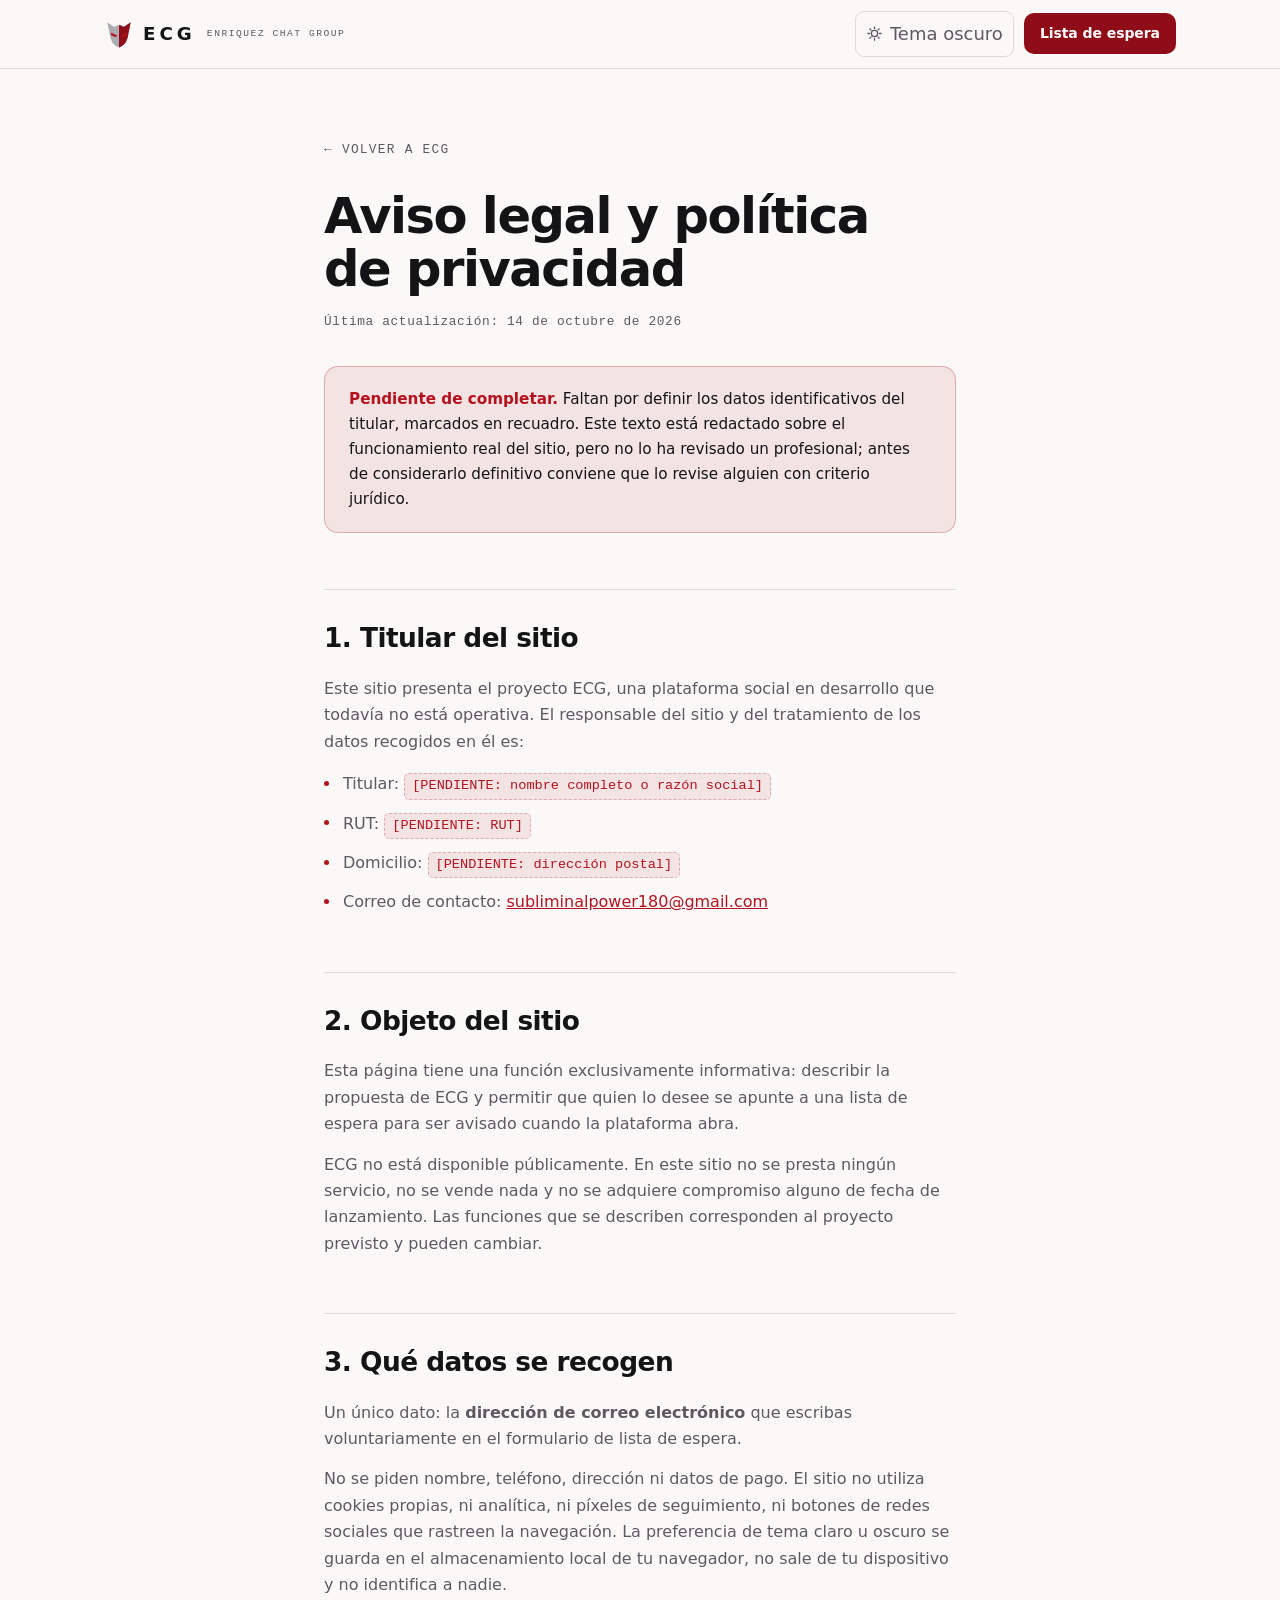
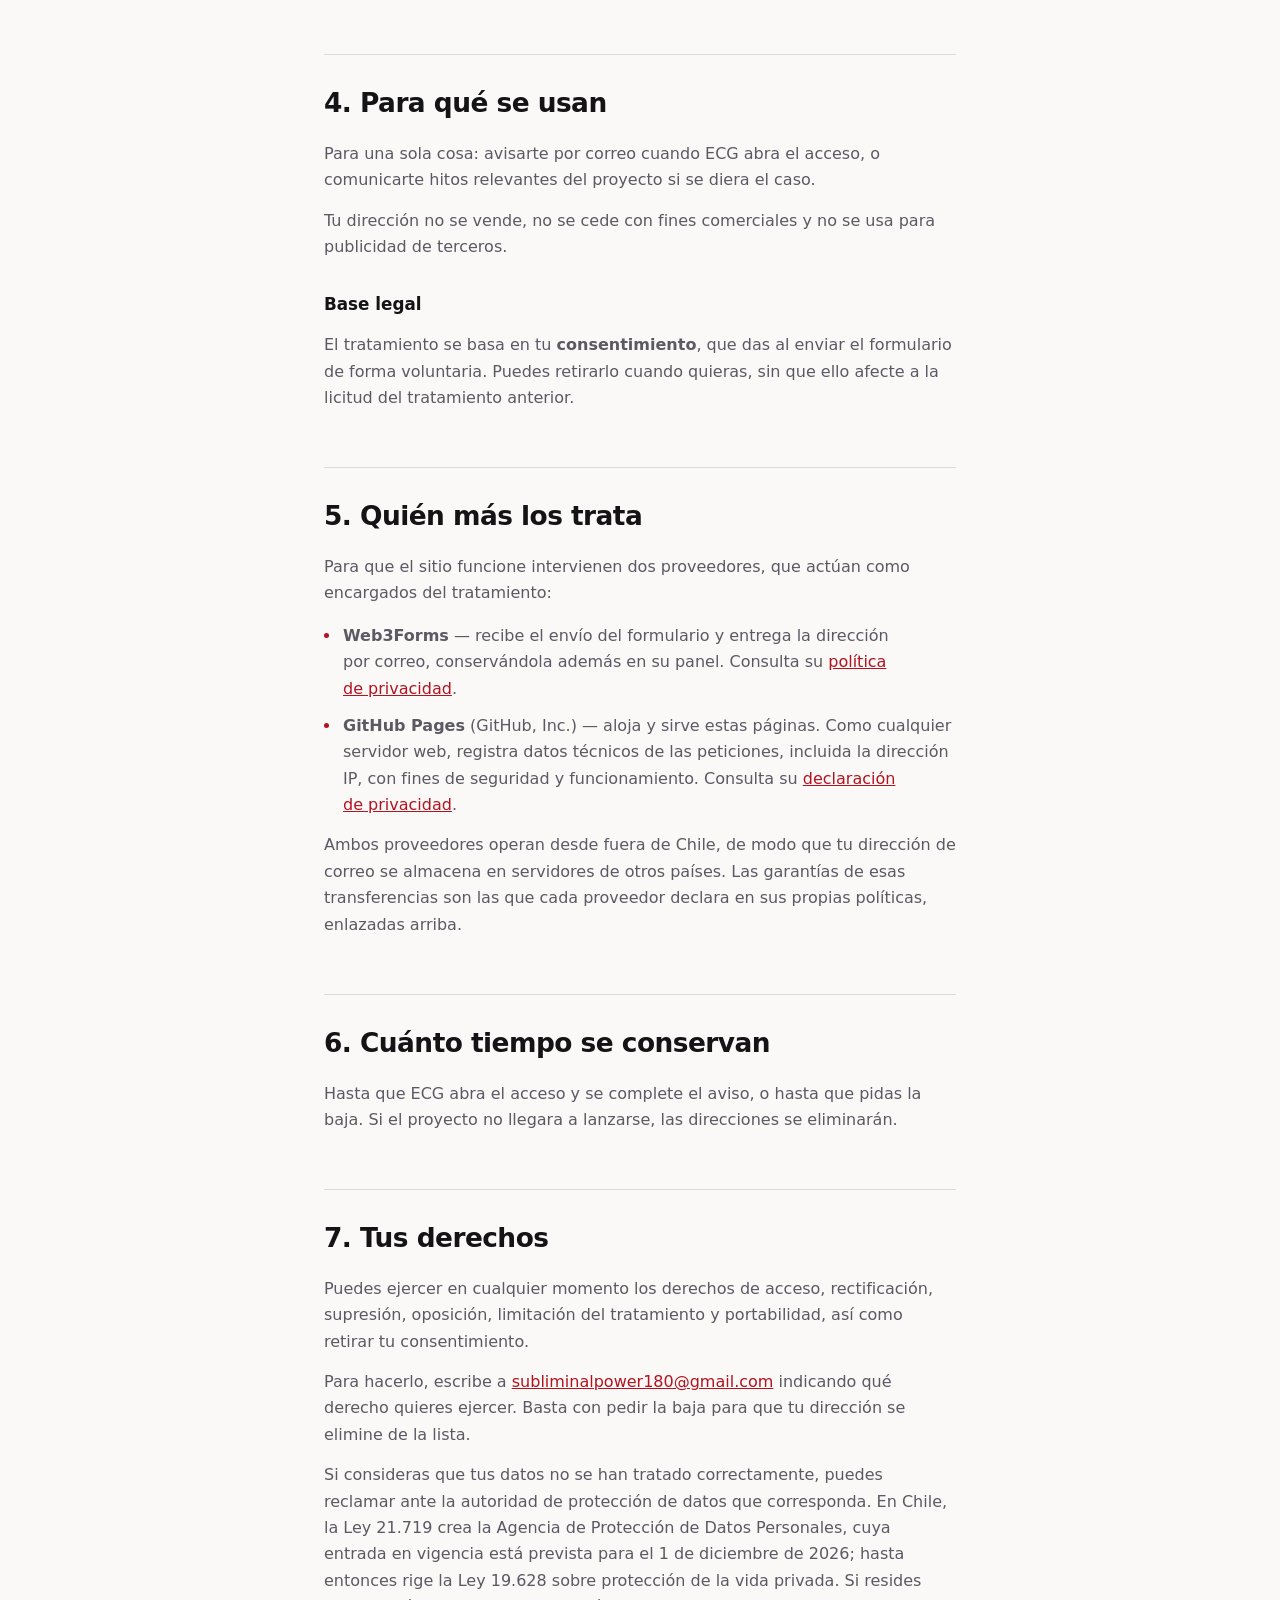
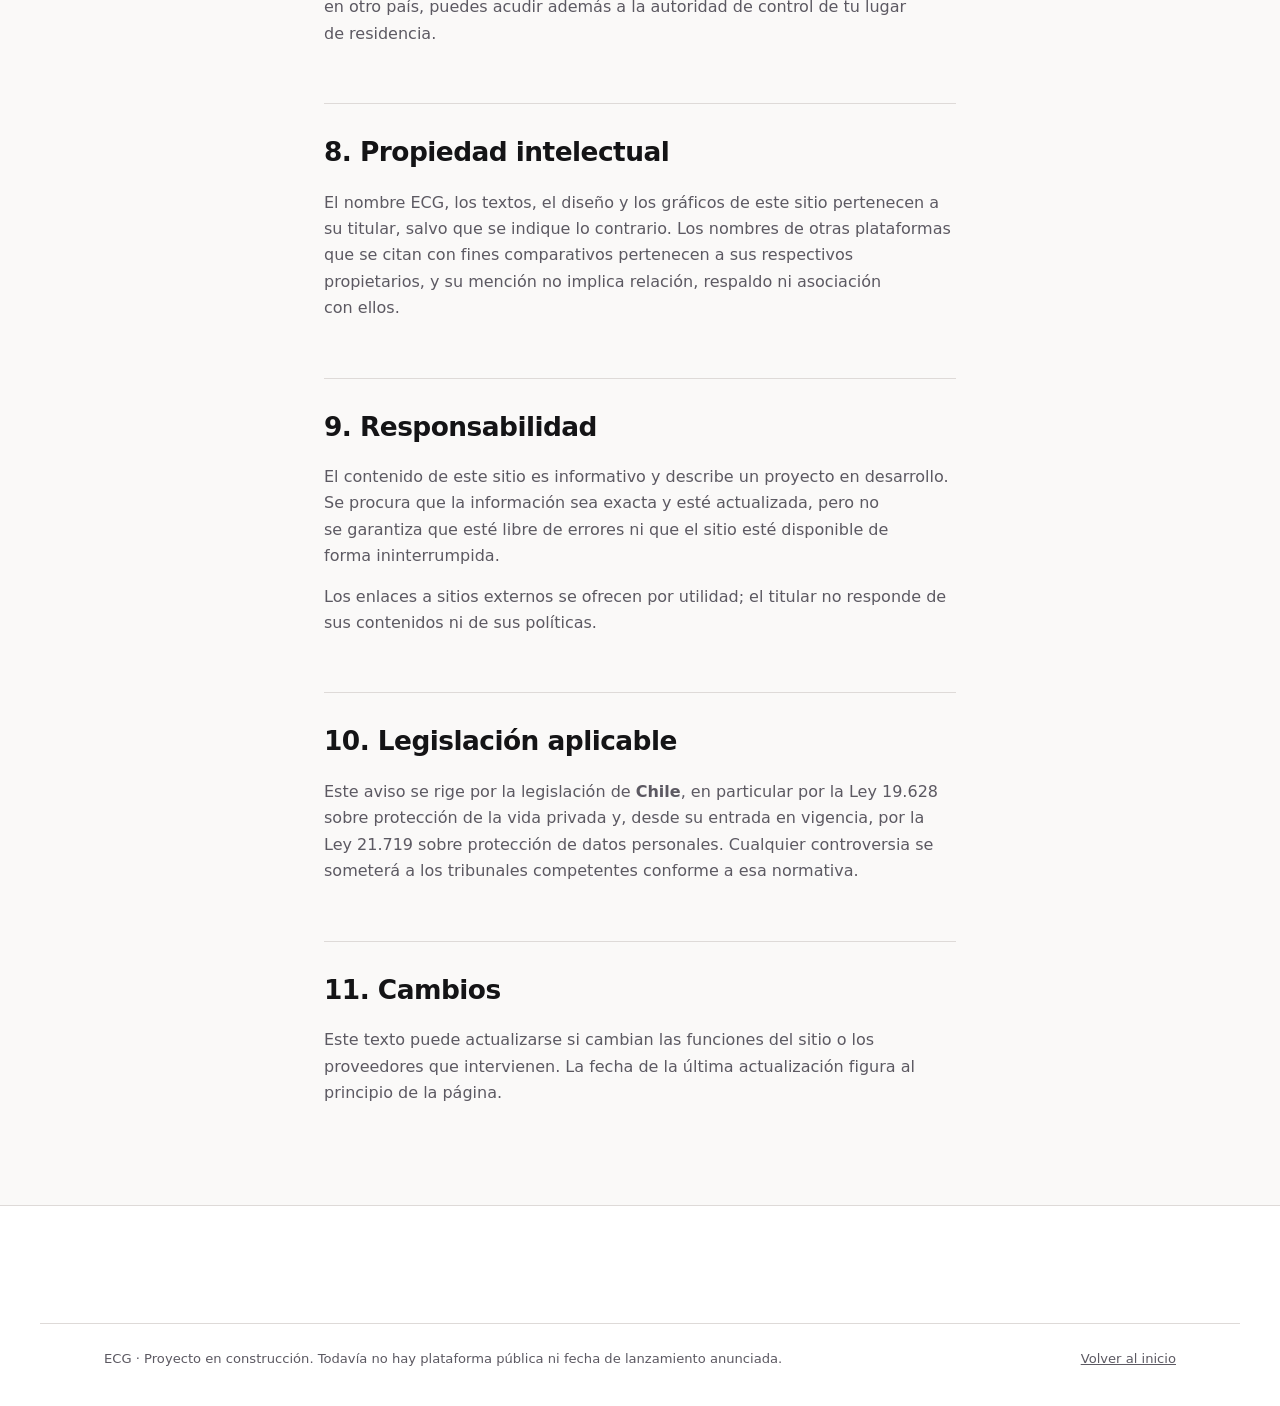
<file: legal.html>
<!doctype html>
<html lang="es">
<head>
<meta charset="utf-8">
<meta name="viewport" content="width=device-width, initial-scale=1, viewport-fit=cover">
<title>Aviso legal y privacidad · ECG</title>
<meta name="description" content="Aviso legal y política de privacidad de ECG: quién trata los datos de la lista de espera, con qué finalidad y cómo ejercer tus derechos.">
<meta name="robots" content="index, follow">
<meta name="theme-color" content="#0A0B0D" media="(prefers-color-scheme: dark)">
<meta name="theme-color" content="#FBFBF9" media="(prefers-color-scheme: light)">
<link rel="canonical" href="https://elpicantecl052-pixel.github.io/ECG/legal.html">
<link rel="icon" href="assets/favicon.svg" type="image/svg+xml">
<link rel="stylesheet" href="css/reset.css?v=12">
<link rel="stylesheet" href="css/styles.css?v=12">
</head>
<body>
<a class="skip" href="#main">Saltar al contenido</a>

<header class="nav" role="banner">
  <div class="nav__in">
    <a class="brand" href="index.html" aria-label="ECG, inicio">
      <svg class="brand__mark" viewBox="0 0 100 100" aria-hidden="true" focusable="false">
        <defs><clipPath id="bm1"><rect x="50" y="0" width="50" height="100"/></clipPath></defs>
        <path d="M50 95 C 42 93, 33 87, 27 77 L 21 62 L 18 46 L 11 11 L 34 27 C 39 23, 44 21, 50 21 C 56 21, 61 23, 66 27 L 89 11 L 82 46 L 79 62 L 73 77 C 67 87, 58 93, 50 95 Z" fill="var(--metal-1)" opacity=".55"/>
        <g clip-path="url(#bm1)"><path d="M50 95 C 42 93, 33 87, 27 77 L 21 62 L 18 46 L 11 11 L 34 27 C 39 23, 44 21, 50 21 C 56 21, 61 23, 66 27 L 89 11 L 82 46 L 79 62 L 73 77 C 67 87, 58 93, 50 95 Z" fill="var(--accent-deep)"/></g>
        <path d="M22 45 L43 54 L41 61 L25 55 Z" fill="var(--accent)"/>
        <path d="M78 45 L57 54 L59 61 L75 55 Z" fill="var(--accent)"/>
      </svg>
      <span class="brand__word">ECG</span>
      <span class="brand__full">Enriquez Chat Group</span>
    </a>

    <div class="nav__act">
      <button class="themebtn" type="button" id="theme-toggle">
        <svg class="themebtn__i themebtn__i--sun" viewBox="0 0 24 24" aria-hidden="true" focusable="false">
          <circle cx="12" cy="12" r="4.4" fill="none" stroke="currentColor" stroke-width="1.8"/>
          <path d="M12 2.6v2.6M12 18.8v2.6M2.6 12h2.6M18.8 12h2.6M5.4 5.4l1.8 1.8M16.8 16.8l1.8 1.8M18.6 5.4l-1.8 1.8M7.2 16.8l-1.8 1.8" stroke="currentColor" stroke-width="1.8" stroke-linecap="round"/>
        </svg>
        <svg class="themebtn__i themebtn__i--moon" viewBox="0 0 24 24" aria-hidden="true" focusable="false">
          <path d="M20 14.4A8.4 8.4 0 0 1 9.6 4a8.6 8.6 0 1 0 10.4 10.4Z" fill="none" stroke="currentColor" stroke-width="1.8" stroke-linejoin="round"/>
        </svg>
        <span class="themebtn__label" id="theme-label">Tema oscuro</span>
      </button>
      <a class="btn btn--sm" href="index.html#lista">Lista de espera</a>
    </div>
  </div>
</header>

<main id="main" class="legal">
  <div class="wrap wrap--narrow">
    <a class="legal__back" href="index.html">← Volver a ECG</a>

    <h1 class="legal__h1">Aviso legal y política de privacidad</h1>
    <p class="legal__meta">Última actualización: 14 de octubre de 2026</p>

    <div class="legal__warn">
      <strong>Pendiente de completar.</strong> Faltan por definir los datos
      identificativos del titular, marcados en recuadro. Este texto está
      redactado sobre el funcionamiento real del sitio, pero no lo ha revisado
      un profesional; antes de considerarlo definitivo conviene que lo revise
      alguien con criterio jurídico.
    </div>

    <div class="legal__body">

      <h2>1. Titular del sitio</h2>
      <p>
        Este sitio presenta el proyecto ECG, una plataforma social en desarrollo
        que todavía no está operativa. El responsable del sitio y del tratamiento
        de los datos recogidos en él es:
      </p>
      <ul>
        <li>Titular: <span class="ph">[PENDIENTE: nombre completo o razón social]</span></li>
        <li>RUT: <span class="ph">[PENDIENTE: RUT]</span></li>
        <li>Domicilio: <span class="ph">[PENDIENTE: dirección postal]</span></li>
        <li>Correo de contacto: <a href="mailto:subliminalpower180@gmail.com">subliminalpower180@gmail.com</a></li>
      </ul>

      <h2>2. Objeto del sitio</h2>
      <p>
        Esta página tiene una función exclusivamente informativa: describir la
        propuesta de ECG y permitir que quien lo desee se apunte a una lista de
        espera para ser avisado cuando la plataforma abra.
      </p>
      <p>
        ECG no está disponible públicamente. En este sitio no se presta ningún
        servicio, no se vende nada y no se adquiere compromiso alguno de fecha de
        lanzamiento. Las funciones que se describen corresponden al proyecto
        previsto y pueden cambiar.
      </p>

      <h2>3. Qué datos se recogen</h2>
      <p>
        Un único dato: la <strong>dirección de correo electrónico</strong> que
        escribas voluntariamente en el formulario de lista de espera.
      </p>
      <p>
        No se piden nombre, teléfono, dirección ni datos de pago. El sitio no
        utiliza cookies propias, ni analítica, ni píxeles de seguimiento, ni
        botones de redes sociales que rastreen la navegación. La preferencia de
        tema claro u oscuro se guarda en el almacenamiento local de tu navegador,
        no sale de tu dispositivo y no identifica a nadie.
      </p>

      <h2>4. Para qué se usan</h2>
      <p>
        Para una sola cosa: avisarte por correo cuando ECG abra el acceso, o
        comunicarte hitos relevantes del proyecto si se diera el caso.
      </p>
      <p>
        Tu dirección no se vende, no se cede con fines comerciales y no se usa
        para publicidad de terceros.
      </p>

      <h3>Base legal</h3>
      <p>
        El tratamiento se basa en tu <strong>consentimiento</strong>, que das al
        enviar el formulario de forma voluntaria. Puedes retirarlo cuando quieras,
        sin que ello afecte a la licitud del tratamiento anterior.
      </p>

      <h2>5. Quién más los trata</h2>
      <p>
        Para que el sitio funcione intervienen dos proveedores, que actúan como
        encargados del tratamiento:
      </p>
      <ul>
        <li>
          <strong>Web3Forms</strong> — recibe el envío del formulario y entrega
          la dirección por correo, conservándola además en su panel.
          Consulta su <a href="https://web3forms.com/privacy" rel="noopener noreferrer" target="_blank">política de privacidad</a>.
        </li>
        <li>
          <strong>GitHub Pages</strong> (GitHub, Inc.) — aloja y sirve estas
          páginas. Como cualquier servidor web, registra datos técnicos de las
          peticiones, incluida la dirección IP, con fines de seguridad y
          funcionamiento. Consulta su <a href="https://docs.github.com/es/site-policy/privacy-policies/github-general-privacy-statement" rel="noopener noreferrer" target="_blank">declaración de privacidad</a>.
        </li>
      </ul>
      <p>
        Ambos proveedores operan desde fuera de Chile, de modo que tu dirección
        de correo se almacena en servidores de otros países. Las garantías de
        esas transferencias son las que cada proveedor declara en sus propias
        políticas, enlazadas arriba.
      </p>

      <h2>6. Cuánto tiempo se conservan</h2>
      <p>
        Hasta que ECG abra el acceso y se complete el aviso, o hasta que pidas la
        baja. Si el proyecto no llegara a lanzarse, las direcciones se eliminarán.
      </p>

      <h2>7. Tus derechos</h2>
      <p>
        Puedes ejercer en cualquier momento los derechos de acceso, rectificación,
        supresión, oposición, limitación del tratamiento y portabilidad, así como
        retirar tu consentimiento.
      </p>
      <p>
        Para hacerlo, escribe a <a href="mailto:subliminalpower180@gmail.com">subliminalpower180@gmail.com</a> indicando qué derecho
        quieres ejercer. Basta con pedir la baja para que tu dirección se elimine
        de la lista.
      </p>
      <p>
        Si consideras que tus datos no se han tratado correctamente, puedes
        reclamar ante la autoridad de protección de datos que corresponda. En
        Chile, la Ley 21.719 crea la Agencia de Protección de Datos Personales,
        cuya entrada en vigencia está prevista para el 1 de diciembre de 2026;
        hasta entonces rige la Ley 19.628 sobre protección de la vida privada.
        Si resides en otro país, puedes acudir además a la autoridad de control
        de tu lugar de residencia.
      </p>

      <h2>8. Propiedad intelectual</h2>
      <p>
        El nombre ECG, los textos, el diseño y los gráficos de este sitio
        pertenecen a su titular, salvo que se indique lo contrario. Los nombres de
        otras plataformas que se citan con fines comparativos pertenecen a sus
        respectivos propietarios, y su mención no implica relación, respaldo ni
        asociación con ellos.
      </p>

      <h2>9. Responsabilidad</h2>
      <p>
        El contenido de este sitio es informativo y describe un proyecto en
        desarrollo. Se procura que la información sea exacta y esté actualizada,
        pero no se garantiza que esté libre de errores ni que el sitio esté
        disponible de forma ininterrumpida.
      </p>
      <p>
        Los enlaces a sitios externos se ofrecen por utilidad; el titular no
        responde de sus contenidos ni de sus políticas.
      </p>

      <h2>10. Legislación aplicable</h2>
      <p>
        Este aviso se rige por la legislación de <strong>Chile</strong>, en
        particular por la Ley 19.628 sobre protección de la vida privada y, desde
        su entrada en vigencia, por la Ley 21.719 sobre protección de datos
        personales. Cualquier controversia se someterá a los tribunales
        competentes conforme a esa normativa.
      </p>

      <h2>11. Cambios</h2>
      <p>
        Este texto puede actualizarse si cambian las funciones del sitio o los
        proveedores que intervienen. La fecha de la última actualización figura al
        principio de la página.
      </p>

    </div>
  </div>
</main>

<footer class="foot" role="contentinfo">
  <div class="wrap foot__base">
    <p>ECG · Proyecto en construcción. Todavía no hay plataforma pública ni fecha de lanzamiento anunciada.</p>
    <p><a href="index.html">Volver al inicio</a></p>
  </div>
</footer>

<script src="js/main.js?v=12"></script>
</body>
</html>
</file>
<file: css/styles.css>
/* ============================================================
   ECG — hoja de estilos principal
   Layout: una columna central de 1200px con medianiles fluidos;
   etiquetas en monoespaciada a modo de rótulos técnicos; el acento
   ámbar aparece solo en trazos, bordes y un botón por pantalla.
   Oscuro por defecto; el claro redefine únicamente tokens.
   ============================================================ */

:root {
  /* — Color (oscuro, base) — */
  --bg:          #0A0A0B;
  --surface:     #141416;
  --surface-2:   #1C1C21;
  --border:      #2A2A31;
  --text:        #F2F2F4;
  --text-muted:  #9C9CA7;
  --accent:      #E8404A;
  --accent-deep: #C4162B;
  --accent-ink:  #FFFFFF;
  --accent-soft: rgba(232, 64, 74, .13);
  --accent-line: rgba(232, 64, 74, .32);
  --metal-1:     #F4F4F6;
  --metal-2:     #8A8A93;
  --grid-line:   rgba(242, 242, 244, .05);
  --shadow:      0 1px 2px rgba(0, 0, 0, .5), 0 18px 48px -24px rgba(0, 0, 0, .8);

  /* — Tipografía — */
  --font-sans: ui-sans-serif, -apple-system, "Segoe UI Variable Display", "Segoe UI", Inter, Roboto, system-ui, sans-serif;
  --font-display: var(--font-sans);
  --font-mono: ui-monospace, "Cascadia Code", "SF Mono", SFMono-Regular, Consolas, "Liberation Mono", monospace;

  --fs-h1:   clamp(3.4rem, 13vw, 8.5rem);
  --fs-h2:   clamp(1.9rem, 4vw, 3rem);
  --fs-h3:   clamp(1.15rem, 1.4vw + .9rem, 1.45rem);
  --fs-body: clamp(1rem, .4vw + .9rem, 1.125rem);
  --fs-lead: clamp(1.08rem, .9vw + .9rem, 1.35rem);
  --fs-mono: clamp(.72rem, .25vw + .66rem, .8rem);

  /* — Ritmo — */
  --gutter:  clamp(20px, 5vw, 64px);
  --sec-y:   clamp(76px, 11vh, 150px);
  --radius:  14px;

  color-scheme: dark;
}

/* — Color (claro) — */
@media (prefers-color-scheme: light) {
  :root:not([data-theme="dark"]) {
    --bg:          #FAF9F8;
    --surface:     #FFFFFF;
    --surface-2:   #F1EFEE;
    --border:      #DEDAD8;
    --text:        #141416;
    --text-muted:  #5C5962;
    --accent:      #B4121F;
    --accent-deep: #8E0D18;
    --accent-ink:  #FFFFFF;
    --accent-soft: rgba(180, 18, 31, .09);
    --accent-line: rgba(180, 18, 31, .28);
    --metal-1:     #6E6E78;
    --metal-2:     #A8A8B2;
    --grid-line:   rgba(20, 20, 22, .06);
    --shadow:      0 1px 2px rgba(20, 20, 22, .06), 0 18px 44px -26px rgba(20, 20, 22, .22);
    color-scheme: light;
  }
}

:root[data-theme="light"] {
    --bg:          #FAF9F8;
  --surface:     #FFFFFF;
  --surface-2:   #F1EFEE;
  --border:      #DEDAD8;
  --text:        #141416;
  --text-muted:  #5C5962;
  --accent:      #B4121F;
  --accent-deep: #8E0D18;
  --accent-ink:  #FFFFFF;
  --accent-soft: rgba(180, 18, 31, .09);
  --accent-line: rgba(180, 18, 31, .28);
  --metal-1:     #6E6E78;
  --metal-2:     #A8A8B2;
  --grid-line:   rgba(20, 20, 22, .06);
  --shadow:      0 1px 2px rgba(20, 20, 22, .06), 0 18px 44px -26px rgba(20, 20, 22, .22);
  color-scheme: light;
}

/* ============================================================
   Base
   ============================================================ */

html { scroll-behavior: smooth; }

body {
  background: var(--bg);
  color: var(--text);
  font-family: var(--font-sans);
  font-size: var(--fs-body);
  line-height: 1.65;
  -webkit-font-smoothing: antialiased;
  overflow-x: hidden;
}

:where(p, li) { max-width: 68ch; }

em {
  font-style: normal;
  color: var(--accent);
}

strong { font-weight: 650; }

:target { scroll-margin-top: 92px; }

/* Accesibilidad: foco visible y uniforme */
:focus-visible {
  outline: 2px solid var(--accent);
  outline-offset: 3px;
  border-radius: 4px;
}

.vh {
  position: absolute;
  width: 1px; height: 1px;
  padding: 0; margin: -1px;
  overflow: hidden;
  clip-path: inset(50%);
  white-space: nowrap;
}

.skip {
  position: absolute;
  top: 8px; left: 8px;
  z-index: 100;
  transform: translateY(-200%);
  padding: 10px 16px;
  background: var(--accent-deep);
  color: var(--accent-ink);
  font-weight: 650;
  text-decoration: none;
  border-radius: 8px;
}

.skip:focus-visible { transform: none; }

/* ============================================================
   Contenedores y rótulos
   ============================================================ */

.wrap {
  width: 100%;
  max-width: 1200px;
  margin-inline: auto;
  padding-inline: var(--gutter);
}

.wrap--narrow { max-width: 760px; }

.sec { padding-block: var(--sec-y); }

.sec--alt {
  background: var(--surface);
  border-block: 1px solid var(--border);
}

.eyebrow {
  margin-bottom: 18px;
  font-family: var(--font-mono);
  font-size: var(--fs-mono);
  font-weight: 500;
  letter-spacing: .15em;
  text-transform: uppercase;
  color: var(--text-muted);
}

.sec__h2 {
  font-family: var(--font-display);
  font-size: var(--fs-h2);
  font-weight: 680;
  line-height: 1.08;
  letter-spacing: -.028em;
  max-width: 22ch;
}

.lead {
  font-size: var(--fs-lead);
  line-height: 1.6;
  color: var(--text-muted);
  max-width: 62ch;
}

.sec__lead { margin-top: 20px; }

/* ============================================================
   Botones
   ============================================================ */

.btn {
  display: inline-flex;
  align-items: center;
  justify-content: center;
  gap: 8px;
  padding: 11px 20px;
  background: var(--accent-deep);
  color: var(--accent-ink);
  font-size: .95rem;
  font-weight: 650;
  letter-spacing: -.005em;
  text-decoration: none;
  white-space: nowrap;
  border: 1px solid transparent;
  border-radius: 10px;
  transition: transform .18s ease, filter .18s ease, background-color .18s ease;
}

.btn:hover {
  background: var(--accent);
  transform: translateY(-1px);
}

.btn:active { transform: translateY(0); }

.btn--lg {
  padding: 15px 28px;
  font-size: 1rem;
}

.btn--sm {
  padding: 8px 15px;
  font-size: .875rem;
}

.btn--ghost {
  background: transparent;
  color: var(--text);
  border-color: var(--border);
}

.btn--ghost:hover {
  background: var(--surface-2);
  border-color: var(--accent-line);
  filter: none;
}

/* ============================================================
   Cabecera
   ============================================================ */

.nav {
  position: sticky;
  top: env(safe-area-inset-top, 0px);
  z-index: 50;
  background: var(--bg);
  background: color-mix(in srgb, var(--bg) 88%, transparent);
  border-bottom: 1px solid var(--border);
  backdrop-filter: blur(12px);
}

.nav__in {
  display: flex;
  align-items: center;
  gap: 16px;
  width: 100%;
  max-width: 1200px;
  margin-inline: auto;
  padding: 11px var(--gutter);
}

.brand {
  display: inline-flex;
  align-items: center;
  gap: 9px;
  text-decoration: none;
  flex-shrink: 0;
}

.brand__mark {
  width: 30px;
  height: 30px;
  flex-shrink: 0;
}

.brand__word {
  font-size: 1.14rem;
  font-weight: 800;
  letter-spacing: .22em;
}

.brand__full {
  display: none;
  margin-left: 2px;
  font-family: var(--font-mono);
  font-size: .6rem;
  letter-spacing: .16em;
  text-transform: uppercase;
  color: var(--text-muted);
}

@media (min-width: 1100px) {
  .brand__full { display: inline; }
}

.nav__links {
  display: none;
  gap: 26px;
  margin-inline: auto;
}

.nav__links a {
  font-size: .9rem;
  color: var(--text-muted);
  text-decoration: none;
  transition: color .18s ease;
}

.nav__links a:hover { color: var(--text); }

.nav__act {
  display: flex;
  align-items: center;
  gap: 10px;
  margin-left: auto;
}

.themebtn {
  display: inline-flex;
  align-items: center;
  gap: 7px;
  padding: 7px 10px;
  background: transparent;
  color: var(--text-muted);
  border: 1px solid var(--border);
  border-radius: 9px;
  transition: color .18s ease, border-color .18s ease;
}

.themebtn:hover {
  color: var(--text);
  border-color: var(--accent-line);
}

.themebtn__i {
  width: 17px;
  height: 17px;
  flex-shrink: 0;
}

.themebtn__label { display: none; }

/* El icono visible depende del tema activo */
.themebtn__i--sun { display: none; }
.themebtn__i--moon { display: block; }

@media (prefers-color-scheme: light) {
  :root:not([data-theme="dark"]) .themebtn__i--sun { display: block; }
  :root:not([data-theme="dark"]) .themebtn__i--moon { display: none; }
}

:root[data-theme="light"] .themebtn__i--sun { display: block; }
:root[data-theme="light"] .themebtn__i--moon { display: none; }

/* ============================================================
   1. Hero
   ============================================================ */

.hero {
  position: relative;
  padding-block: clamp(56px, 9vh, 104px) clamp(72px, 11vh, 132px);
  overflow: hidden;
  border-bottom: 1px solid var(--border);
}

.hero__field {
  position: absolute;
  inset: 0;
  pointer-events: none;
}

.hero__grid {
  position: absolute;
  inset: -1px;
  background-image:
    linear-gradient(to right, var(--grid-line) 1px, transparent 1px),
    linear-gradient(to bottom, var(--grid-line) 1px, transparent 1px);
  background-size: 72px 72px;
  mask-image: radial-gradient(118% 78% at 18% 8%, #000 8%, transparent 72%);
  -webkit-mask-image: radial-gradient(118% 78% at 18% 8%, #000 8%, transparent 72%);
}

.hero__vetas {
  position: absolute;
  inset: 0;
  background:
    linear-gradient(104deg, transparent 18%, var(--accent-deep) 18.15%, transparent 18.5%),
    linear-gradient(104deg, transparent 23%, var(--accent-deep) 23.12%, transparent 23.4%),
    linear-gradient(76deg, transparent 78%, var(--accent-deep) 78.15%, transparent 78.5%),
    linear-gradient(76deg, transparent 84%, var(--accent-deep) 84.12%, transparent 84.4%);
  opacity: .5;
  mask-image: linear-gradient(to bottom, #000 10%, transparent 92%);
  -webkit-mask-image: linear-gradient(to bottom, #000 10%, transparent 92%);
}

.hero__glow {
  position: absolute;
  top: -22%;
  left: -8%;
  width: min(760px, 92%);
  aspect-ratio: 1;
  max-width: 100%;
  background: radial-gradient(circle at 50% 50%, var(--accent-soft) 0%, transparent 62%);
}

.hero__in { position: relative; }

.hero__h1 {
  font-family: var(--font-display);
  font-size: clamp(3rem, 11vw, 7.5rem);
  font-weight: 700;
  line-height: .9;
  letter-spacing: .04em;
  margin-bottom: clamp(20px, 3.4vh, 34px);
}

.hero__motto {
  font-family: var(--font-display);
  font-size: clamp(1.4rem, 3.6vw, 2.35rem);
  font-weight: 620;
  line-height: 1.22;
  letter-spacing: -.028em;
  max-width: 22ch;
}

.hero__lead { margin-top: 26px; }

.hero__cta {
  display: flex;
  flex-wrap: wrap;
  gap: 12px;
  margin-top: 36px;
}

.hero__note {
  margin-top: 22px;
  font-family: var(--font-mono);
  font-size: var(--fs-mono);
  letter-spacing: .05em;
  color: var(--text-muted);
}

/* ============================================================
   2. Problema / propuesta
   ============================================================ */

.split {
  display: grid;
  gap: 18px;
  margin-top: 44px;
}

.split__col {
  min-width: 0;
  padding: clamp(22px, 3vw, 32px);
  background: var(--surface);
  border: 1px solid var(--border);
  border-radius: var(--radius);
}

.split__col--accent {
  border-color: var(--accent-line);
  background: linear-gradient(180deg, var(--accent-soft) 0%, transparent 46%), var(--surface);
}

.split__kicker {
  margin-bottom: 18px;
  font-family: var(--font-mono);
  font-size: var(--fs-mono);
  font-weight: 600;
  letter-spacing: .15em;
  text-transform: uppercase;
  color: var(--text-muted);
}

.split__col--accent .split__kicker { color: var(--accent); }

.list {
  display: grid;
  gap: 15px;
}

.list li {
  position: relative;
  padding-left: 28px;
  font-size: .98rem;
  line-height: 1.6;
  color: var(--text-muted);
}

.list li::before {
  position: absolute;
  left: 0;
  top: 0;
  font-family: var(--font-mono);
  font-weight: 700;
}

.list--minus li::before {
  content: "—";
  color: var(--text-muted);
  opacity: .65;
}

.list--plus li::before {
  content: "+";
  color: var(--accent);
}

.rule-note {
  max-width: 76ch;
  margin-top: 36px;
  padding-left: clamp(18px, 2.4vw, 26px);
  border-left: 2px solid var(--accent);
  font-size: 1.02rem;
  color: var(--text-muted);
}

.rule-note strong { color: var(--text); }

/* ============================================================
   3. Pilares
   ============================================================ */

.pillars {
  display: grid;
  gap: 18px;
  margin-top: 48px;
}

.pil {
  display: flex;
  flex-direction: column;
  min-width: 0;
  padding: clamp(24px, 3vw, 34px);
  background: var(--surface);
  border: 1px solid var(--border);
  border-radius: var(--radius);
  transition: border-color .22s ease, transform .22s ease;
}

.pil:hover {
  border-color: var(--accent-line);
  transform: translateY(-3px);
}

.pil__ico {
  width: 46px;
  height: 46px;
  margin-bottom: 22px;
  color: var(--text);
}

.pil__ico svg {
  width: 100%;
  height: 100%;
}

.pil__tag {
  margin-bottom: 10px;
  font-family: var(--font-mono);
  font-size: var(--fs-mono);
  font-weight: 600;
  letter-spacing: .15em;
  text-transform: uppercase;
  color: var(--accent);
}

.pil__h3 {
  font-size: var(--fs-h3);
  font-weight: 680;
  letter-spacing: -.02em;
  margin-bottom: 12px;
}

.pil__body {
  font-size: .98rem;
  color: var(--text-muted);
}

.pil__pts {
  display: grid;
  gap: 9px;
  margin-top: 22px;
  padding-top: 20px;
  border-top: 1px solid var(--border);
}

.pil__pts li {
  position: relative;
  padding-left: 17px;
  font-size: .88rem;
  line-height: 1.5;
  color: var(--text-muted);
}

.pil__pts li::before {
  content: "";
  position: absolute;
  left: 0;
  top: .55em;
  width: 5px;
  height: 5px;
  border-radius: 50%;
  background: var(--accent);
}

/* ============================================================
   4. Formatos
   ============================================================ */

.chips {
  display: flex;
  flex-wrap: wrap;
  gap: 10px;
  margin-top: 40px;
}

.chip {
  max-width: none;
  padding: 10px 17px;
  background: var(--bg);
  border: 1px solid var(--border);
  border-radius: 999px;
  font-size: .92rem;
  color: var(--text);
  transition: border-color .2s ease, color .2s ease;
}

.chip:hover {
  border-color: var(--accent-line);
  color: var(--accent);
}

/* ============================================================
   5. Reputación
   ============================================================ */

.two {
  display: grid;
  gap: clamp(32px, 5vw, 64px);
  margin-top: 40px;
  align-items: start;
}

.two__text {
  display: grid;
  gap: 20px;
  min-width: 0;
}

.two__text p { color: var(--text-muted); }

.facts {
  display: grid;
  gap: 1px;
  margin-top: 8px;
  background: var(--border);
  border: 1px solid var(--border);
  border-radius: var(--radius);
  overflow: hidden;
}

.facts li {
  display: grid;
  gap: 2px;
  max-width: none;
  padding: 16px 20px;
  background: var(--surface);
}

.facts strong {
  font-family: var(--font-mono);
  font-size: var(--fs-mono);
  font-weight: 600;
  letter-spacing: .13em;
  text-transform: uppercase;
  color: var(--accent);
}

.facts span {
  font-size: .95rem;
  color: var(--text-muted);
}

.two__fig {
  min-width: 0;
  padding: clamp(20px, 2.6vw, 28px);
  background: var(--surface);
  border: 1px solid var(--border);
  border-radius: var(--radius);
}

.diag {
  width: 100%;
  height: auto;
  overflow: visible;
}

.diag__lbl {
  font-family: var(--font-mono);
  font-size: 11px;
  font-weight: 600;
  letter-spacing: .13em;
  text-transform: uppercase;
  fill: var(--text);
}

.diag__cap {
  font-family: var(--font-mono);
  font-size: 10.5px;
  letter-spacing: .06em;
  fill: var(--text-muted);
}

.diag__bar { fill: var(--accent); }

.diag__bar--mute {
  fill: var(--text-muted);
  opacity: .32;
}

.diag__bar--new {
  fill: none;
  stroke: var(--accent);
  stroke-width: 1.5;
  stroke-dasharray: 4 3;
}

.diag__rule {
  stroke: var(--border);
  stroke-width: 1;
}

.two__fig figcaption {
  margin-top: 16px;
  font-size: .8rem;
  line-height: 1.5;
  color: var(--text-muted);
}

/* ============================================================
   6. Economía
   ============================================================ */

.econ {
  display: grid;
  gap: 1px;
  margin-top: 44px;
  background: var(--border);
  border: 1px solid var(--border);
  border-radius: var(--radius);
  overflow: hidden;
}

.econ__it {
  min-width: 0;
  padding: clamp(22px, 2.8vw, 30px);
  background: var(--bg);
}

.econ__it h3 {
  margin-bottom: 9px;
  font-size: 1.05rem;
  font-weight: 650;
  letter-spacing: -.015em;
}

.econ__it p {
  font-size: .93rem;
  line-height: 1.58;
  color: var(--text-muted);
}

/* ============================================================
   7. Filosofía
   ============================================================ */

.quote-sec { text-align: center; }

.quote-sec .eyebrow { text-align: center; }

.quote {
  max-width: 24ch;
  margin-inline: auto;
}

.quote p {
  font-family: var(--font-display);
  max-width: none;
  font-size: clamp(1.5rem, 4.4vw, 2.8rem);
  font-weight: 620;
  line-height: 1.22;
  letter-spacing: -.03em;
  text-wrap: balance;
}

/* ============================================================
   8. Lista de espera
   ============================================================ */

.cta-sec .lead { margin-top: 20px; }

.wait { margin-top: 34px; }

.wait__row {
  display: grid;
  gap: 12px;
}

.wait__field { min-width: 0; }

.wait__label {
  display: block;
  margin-bottom: 8px;
  font-family: var(--font-mono);
  font-size: var(--fs-mono);
  font-weight: 600;
  letter-spacing: .13em;
  text-transform: uppercase;
  color: var(--text-muted);
}

.wait__in {
  width: 100%;
  padding: 14px 17px;
  background: var(--surface);
  border: 1px solid var(--border);
  border-radius: 10px;
  font-size: 1rem;
  transition: border-color .18s ease;
}

.wait__in::placeholder {
  color: var(--text-muted);
  opacity: .72;
}

.wait__in:hover { border-color: var(--accent-line); }

.wait__in[aria-invalid="true"] { border-color: #E5484D; }

.wait__row .btn { align-self: end; }

.wait__row .btn:disabled {
  cursor: progress;
  opacity: .62;
  transform: none;
  filter: none;
}

/* Trampa para bots: fuera de la vista pero no con display:none,
   que algunos bots detectan. */
.wait__trap {
  position: absolute;
  left: -9999px;
  width: 1px;
  height: 1px;
  overflow: hidden;
}

.wait__help,
.wait__err,
.wait__demo {
  font-size: .85rem;
  line-height: 1.5;
}

.wait__help {
  margin-top: 12px;
  color: var(--text-muted);
}

.wait__err {
  margin-top: 10px;
  font-weight: 600;
  color: #E5484D;
}

:root[data-theme="light"] .wait__err,
:root[data-theme="light"] .wait__in[aria-invalid="true"] { color: #C62A2F; }

.wait__ok {
  display: flex;
  align-items: flex-start;
  gap: 14px;
  margin-top: 34px;
  padding: 22px 24px;
  background: var(--surface);
  border: 1px solid var(--accent-line);
  border-radius: var(--radius);
}

.wait__ok svg {
  width: 26px;
  height: 26px;
  flex-shrink: 0;
  color: var(--accent);
}

.wait__ok-h {
  font-size: 1.05rem;
  font-weight: 650;
}

.wait__ok-b {
  margin-top: 4px;
  font-size: .93rem;
  color: var(--text-muted);
}

.wait__demo {
  margin-top: 20px;
  font-family: var(--font-mono);
  letter-spacing: .03em;
  color: var(--text-muted);
}

/* ============================================================
   Pie
   ============================================================ */

.foot {
  padding-top: clamp(52px, 7vh, 84px);
  background: var(--surface);
  border-top: 1px solid var(--border);
}

.foot__in {
  display: grid;
  gap: 44px;
}

.foot__tag {
  margin-top: 16px;
  max-width: 34ch;
  font-size: .92rem;
  color: var(--text-muted);
}

.foot__nav {
  display: grid;
  gap: 32px;
}

.foot__grp {
  display: grid;
  gap: 10px;
  align-content: start;
}

.foot__h {
  margin-bottom: 4px;
  font-family: var(--font-mono);
  font-size: var(--fs-mono);
  font-weight: 600;
  letter-spacing: .14em;
  text-transform: uppercase;
  color: var(--text);
}

.foot__grp a {
  font-size: .92rem;
  color: var(--text-muted);
  text-decoration: none;
  transition: color .18s ease;
}

.foot__grp a:hover { color: var(--accent); }

.foot__ph {
  font-family: var(--font-mono);
  font-size: .78rem;
  letter-spacing: .02em;
  color: var(--text-muted);
  opacity: .8;
}

.foot__base {
  display: grid;
  gap: 8px;
  margin-top: clamp(44px, 6vh, 70px);
  padding-block: 24px clamp(28px, 4vh, 40px);
  border-top: 1px solid var(--border);
}

.foot__base p {
  max-width: none;
  font-size: .82rem;
  color: var(--text-muted);
}

/* ============================================================
   Maqueta del producto
   ============================================================ */

.demo { margin-top: 44px; }

.demo__tabs {
  display: flex;
  flex-wrap: wrap;
  gap: 8px;
  margin-bottom: 18px;
}

.demo__tab {
  padding: 9px 18px;
  background: transparent;
  border: 1px solid var(--border);
  border-radius: 999px;
  font-family: var(--font-mono);
  font-size: var(--fs-mono);
  letter-spacing: .1em;
  text-transform: uppercase;
  color: var(--text-muted);
  transition: color .18s ease, border-color .18s ease, background-color .18s ease;
}

.demo__tab:hover { color: var(--text); }

.demo__tab[aria-selected="true"] {
  background: var(--accent-soft);
  border-color: var(--accent-line);
  color: var(--accent);
}

.screen {
  background: var(--bg);
  border: 1px solid var(--border);
  border-radius: var(--radius);
  box-shadow: var(--shadow);
  overflow: hidden;
}

.screen__bar {
  display: flex;
  align-items: center;
  gap: 7px;
  padding: 12px 16px;
  background: var(--surface-2);
  border-bottom: 1px solid var(--border);
}

.screen__dot {
  width: 9px;
  height: 9px;
  border-radius: 50%;
  background: var(--border);
}

.screen__url {
  margin-left: 10px;
  font-family: var(--font-mono);
  font-size: .72rem;
  letter-spacing: .08em;
  color: var(--text-muted);
}

.screen__panel { padding: clamp(18px, 3vw, 30px); }

.screen__panel:focus-visible { outline-offset: -3px; }

.screen__note {
  margin-top: 20px;
  padding-top: 16px;
  border-top: 1px solid var(--border);
  font-size: .84rem;
  color: var(--text-muted);
}

.av {
  display: inline-grid;
  place-items: center;
  width: 26px;
  height: 26px;
  flex-shrink: 0;
  border-radius: 50%;
  font-size: .74rem;
  font-weight: 700;
  color: var(--bg);
}

.av--a { background: #E8B13A; }
.av--b { background: #7FA7C9; }
.av--c { background: #9BBF8A; }
.av--d { background: #C99BC0; }

.rep {
  font-family: var(--font-mono);
  font-size: .68rem;
  letter-spacing: .06em;
  color: var(--text-muted);
}

.rep--new {
  padding: 1px 7px;
  background: var(--accent-soft);
  border-radius: 999px;
  color: var(--accent);
}

/* Ágora */

.thread__topic {
  max-width: none;
  margin-bottom: 20px;
  font-size: clamp(1.05rem, 2vw, 1.25rem);
  font-weight: 650;
  letter-spacing: -.015em;
}

.thread {
  display: grid;
  gap: 12px;
}

.post {
  min-width: 0;
  padding: 16px 18px;
  background: var(--surface);
  border: 1px solid var(--border);
  border-radius: 11px;
}

.post--reply { margin-left: clamp(0px, 3vw, 28px); }
.post--deep {
  margin-left: clamp(0px, 6vw, 56px);
  border-color: var(--accent-line);
}

.post__who {
  display: flex;
  align-items: center;
  gap: 9px;
  margin-bottom: 10px;
  flex-wrap: wrap;
}

.post__name {
  font-size: .86rem;
  font-weight: 650;
}

.post__claim {
  max-width: none;
  font-size: .95rem;
  line-height: 1.5;
}

.post__tag {
  display: inline-block;
  margin-right: 7px;
  padding: 2px 8px;
  background: var(--accent-soft);
  border-radius: 5px;
  font-family: var(--font-mono);
  font-size: .64rem;
  letter-spacing: .1em;
  text-transform: uppercase;
  color: var(--accent);
  vertical-align: 1px;
}

.post__tag--ref,
.post__tag--mat {
  background: var(--surface-2);
  color: var(--text-muted);
}

.post__ev {
  margin-top: 8px;
  font-family: var(--font-mono);
  font-size: .68rem;
  letter-spacing: .05em;
  color: var(--text-muted);
}

.post__acts {
  display: flex;
  flex-wrap: wrap;
  gap: 14px;
  margin-top: 12px;
  font-size: .78rem;
  color: var(--text-muted);
}

.post__boost { color: var(--accent); }

/* Arena */

.chal {
  padding: 18px 20px;
  background: var(--surface);
  border: 1px solid var(--accent-line);
  border-radius: 11px;
}

.chal__head {
  display: flex;
  flex-wrap: wrap;
  gap: 12px;
  justify-content: space-between;
  align-items: start;
}

.chal__kind {
  font-family: var(--font-mono);
  font-size: .68rem;
  letter-spacing: .12em;
  text-transform: uppercase;
  color: var(--accent);
}

.chal__title {
  margin-top: 6px;
  font-size: 1.05rem;
  font-weight: 650;
  letter-spacing: -.015em;
}

.chal__prize {
  font-size: .82rem;
  color: var(--text-muted);
  white-space: nowrap;
}

.chal__prize strong {
  font-size: 1.05rem;
  color: var(--accent);
}

.chal__meta {
  display: flex;
  flex-wrap: wrap;
  gap: 16px;
  margin-top: 14px;
  padding-top: 13px;
  border-top: 1px solid var(--border);
  font-family: var(--font-mono);
  font-size: .68rem;
  letter-spacing: .05em;
  color: var(--text-muted);
}

.board {
  display: grid;
  gap: 8px;
  margin-top: 18px;
  padding: 0;
  list-style: none;
}

.board__row {
  display: grid;
  grid-template-columns: 18px 26px minmax(0, 1fr) 30px;
  align-items: center;
  gap: 10px;
  max-width: none;
  padding: 9px 12px;
  background: var(--surface);
  border: 1px solid var(--border);
  border-radius: 9px;
}

.board__row--me { border-color: var(--accent-line); }

.board__n {
  font-family: var(--font-mono);
  font-size: .78rem;
  color: var(--text-muted);
}

.board__name {
  min-width: 0;
  font-size: .85rem;
  font-weight: 600;
}

.board__bar { display: none; }

.board__sc {
  font-family: var(--font-mono);
  font-size: .82rem;
  font-variant-numeric: tabular-nums;
  text-align: right;
  color: var(--accent);
}

/* Market */

.shop {
  display: grid;
  gap: 12px;
}

.item {
  min-width: 0;
  padding: 14px;
  background: var(--surface);
  border: 1px solid var(--border);
  border-radius: 11px;
}

.item__img {
  height: 76px;
  margin-bottom: 12px;
  border-radius: 8px;
}

.item__img--1 { background: linear-gradient(135deg, #E8B13A 0%, #8A6412 100%); }
.item__img--2 { background: linear-gradient(135deg, #7FA7C9 0%, #35536E 100%); }
.item__img--3 { background: linear-gradient(135deg, #9BBF8A 0%, #45603A 100%); }

.item__name {
  font-size: .9rem;
  font-weight: 650;
}

.item__by {
  margin-top: 3px;
  font-size: .78rem;
  color: var(--text-muted);
}

.item__price {
  margin-top: 8px;
  font-family: var(--font-mono);
  font-size: .95rem;
  color: var(--accent);
}

.shop__note {
  margin-top: 16px;
  padding: 16px 18px;
  background: var(--accent-soft);
  border-radius: 11px;
}

.shop__note p {
  max-width: none;
  font-size: .9rem;
  color: var(--text-muted);
}

.shop__note strong { color: var(--text); }

/* ============================================================
   Minijuegos
   ============================================================ */

.games {
  display: grid;
  gap: 18px;
  margin-top: 44px;
}

.game {
  display: flex;
  flex-direction: column;
  min-width: 0;
  padding: clamp(22px, 3vw, 32px);
  background: var(--surface);
  border: 1px solid var(--border);
  border-radius: var(--radius);
}

.game__tag {
  margin-bottom: 10px;
  font-family: var(--font-mono);
  font-size: var(--fs-mono);
  font-weight: 600;
  letter-spacing: .15em;
  text-transform: uppercase;
  color: var(--accent);
}

.game__h3 {
  font-size: var(--fs-h3);
  font-weight: 680;
  letter-spacing: -.02em;
}

.game__intro {
  margin-top: 10px;
  font-size: .93rem;
  color: var(--text-muted);
}

.game__play { margin-top: 22px; }

.game__progress {
  font-family: var(--font-mono);
  font-size: .72rem;
  letter-spacing: .1em;
  color: var(--text-muted);
}

.game__quote {
  display: grid;
  align-items: center;
  min-height: 108px;
  margin: 12px 0 18px;
  padding: 18px 20px;
  background: var(--bg);
  border: 1px solid var(--border);
  border-left: 2px solid var(--accent);
  border-radius: 10px;
}

.game__quote p {
  max-width: none;
  font-size: 1.02rem;
  line-height: 1.45;
}

.game__btns {
  display: flex;
  flex-wrap: wrap;
  gap: 10px;
}

.game__fb {
  min-height: 3.4em;
  margin-top: 14px;
  font-size: .88rem;
  line-height: 1.5;
  color: var(--text-muted);
}

.game__fb--ok strong { color: #5FA86B; }
.game__fb--no strong { color: #E5484D; }

.game__end { margin-top: 22px; }

.game__score {
  font-size: clamp(2.2rem, 6vw, 3rem);
  font-weight: 700;
  letter-spacing: -.04em;
  color: var(--accent);
  font-variant-numeric: tabular-nums;
}

.game__verdict {
  margin: 8px 0 18px;
  font-size: .95rem;
  color: var(--text-muted);
}

.arena {
  position: relative;
  height: 190px;
  background: var(--bg);
  border: 1px solid var(--border);
  border-radius: 10px;
  overflow: hidden;
}

.arena__idle {
  position: absolute;
  inset: 0;
  display: grid;
  place-items: center;
  max-width: none;
  padding: 20px;
  text-align: center;
  font-size: .85rem;
  color: var(--text-muted);
}

.arena__target {
  position: absolute;
  padding: 10px 15px;
  background: var(--accent-deep);
  color: var(--accent-ink);
  border: none;
  border-radius: 9px;
  font-size: .8rem;
  font-weight: 650;
}

.arena__hud {
  display: flex;
  gap: 20px;
  margin: 14px 0 16px;
  font-family: var(--font-mono);
  font-size: .72rem;
  letter-spacing: .08em;
  text-transform: uppercase;
  color: var(--text-muted);
}

.arena__hud strong {
  color: var(--text);
  font-variant-numeric: tabular-nums;
}

/* ============================================================
   Creador de encuestas y retos
   ============================================================ */

.lab {
  display: grid;
  gap: 18px;
  margin-top: 44px;
  align-items: start;
}

.lab__form,
.lab__feed {
  min-width: 0;
  padding: clamp(22px, 3vw, 30px);
  background: var(--bg);
  border: 1px solid var(--border);
  border-radius: var(--radius);
}

.lab__type {
  display: flex;
  gap: 8px;
  margin-bottom: 20px;
}

.lab__opt {
  flex: 1;
  display: block;
  text-align: center;
  cursor: pointer;
}

.lab__opt input {
  position: absolute;
  opacity: 0;
  width: 1px;
  height: 1px;
}

.lab__opt span {
  display: block;
  padding: 9px 12px;
  border: 1px solid var(--border);
  border-radius: 9px;
  font-size: .88rem;
  color: var(--text-muted);
  transition: color .18s ease, border-color .18s ease, background-color .18s ease;
}

.lab__opt input:checked + span {
  background: var(--accent-soft);
  border-color: var(--accent-line);
  color: var(--accent);
  font-weight: 650;
}

.lab__opt input:focus-visible + span {
  outline: 2px solid var(--accent);
  outline-offset: 3px;
}

.lab__label {
  display: block;
  margin-bottom: 8px;
  font-family: var(--font-mono);
  font-size: var(--fs-mono);
  font-weight: 600;
  letter-spacing: .13em;
  text-transform: uppercase;
  color: var(--text-muted);
}

.lab__opts {
  display: grid;
  gap: 9px;
}

#lab-q { margin-bottom: 20px; }

.lab__row {
  display: flex;
  gap: 8px;
  align-items: center;
}

.lab__row .wait__in { flex: 1; min-width: 0; }

.lab__correct {
  flex-shrink: 0;
  width: 42px;
  height: 42px;
  background: transparent;
  border: 1px solid var(--border);
  border-radius: 9px;
  color: var(--text-muted);
  font-size: 1rem;
}

.lab__correct[aria-pressed="true"] {
  background: var(--accent-soft);
  border-color: var(--accent-line);
  color: var(--accent);
}

.lab__hint,
.lab__demo {
  font-size: .82rem;
  color: var(--text-muted);
}

.lab__hint { margin-top: 12px; }

.lab__demo {
  margin-top: 22px;
  font-family: var(--font-mono);
  letter-spacing: .03em;
}

.lab__acts {
  display: flex;
  flex-wrap: wrap;
  gap: 10px;
  margin-top: 20px;
}

.lab__feed-h {
  margin-bottom: 16px;
  font-family: var(--font-mono);
  font-size: var(--fs-mono);
  font-weight: 600;
  letter-spacing: .13em;
  text-transform: uppercase;
  color: var(--text-muted);
}

.lab__empty {
  font-size: .88rem;
  color: var(--text-muted);
}

.card {
  padding: 18px;
  background: var(--surface);
  border: 1px solid var(--border);
  border-radius: 11px;
}

.card + .card { margin-top: 12px; }

.card__kind {
  font-family: var(--font-mono);
  font-size: .64rem;
  letter-spacing: .12em;
  text-transform: uppercase;
  color: var(--accent);
}

.card__q {
  max-width: none;
  margin: 7px 0 14px;
  font-size: .98rem;
  font-weight: 650;
  line-height: 1.4;
}

.card__opts {
  display: grid;
  gap: 7px;
}

.card__vote {
  position: relative;
  display: block;
  width: 100%;
  padding: 10px 13px;
  background: var(--bg);
  border: 1px solid var(--border);
  border-radius: 8px;
  font-size: .88rem;
  text-align: left;
  color: var(--text);
  overflow: hidden;
}

.card__vote:hover { border-color: var(--accent-line); }

.card__vote span { position: relative; }

.card__fill {
  position: absolute;
  inset: 0 auto 0 0;
  background: var(--accent-soft);
  transition: width .5s cubic-bezier(.22, .61, .36, 1);
}

.card__pct {
  float: right;
  font-family: var(--font-mono);
  font-size: .8rem;
  font-variant-numeric: tabular-nums;
  color: var(--text-muted);
}

.card__vote--right { border-color: var(--accent-line); }
.card__vote--right .card__pct { color: var(--accent); }

.card__foot {
  display: flex;
  justify-content: space-between;
  align-items: center;
  gap: 12px;
  margin-top: 13px;
  font-size: .76rem;
  color: var(--text-muted);
}

.card__del {
  padding: 3px 9px;
  background: transparent;
  border: 1px solid var(--border);
  border-radius: 6px;
  font-size: .74rem;
  color: var(--text-muted);
}

.card__del:hover {
  border-color: #E5484D;
  color: #E5484D;
}

/* ============================================================
   Preguntas frecuentes
   ============================================================ */

.faq {
  margin-top: 40px;
  border-top: 1px solid var(--border);
}

.faq__it { border-bottom: 1px solid var(--border); }

.faq__q {
  display: flex;
  align-items: center;
  justify-content: space-between;
  gap: 16px;
  padding: 20px 0;
  font-size: 1.02rem;
  font-weight: 620;
  line-height: 1.4;
  letter-spacing: -.012em;
  cursor: pointer;
  list-style: none;
  transition: color .18s ease;
}

.faq__q::-webkit-details-marker { display: none; }

.faq__q::after {
  content: "+";
  flex-shrink: 0;
  font-family: var(--font-mono);
  font-size: 1.3rem;
  font-weight: 400;
  color: var(--accent);
  transition: transform .22s ease;
}

.faq__it[open] .faq__q::after {
  content: "−";
  transform: rotate(180deg);
}

.faq__q:hover { color: var(--accent); }

.faq__a { padding: 0 0 22px; }

.faq__a p {
  font-size: .97rem;
  color: var(--text-muted);
}

/* ============================================================
   Páginas de texto legal
   ============================================================ */

.legal { padding-block: clamp(48px, 7vh, 88px) var(--sec-y); }

.legal__back {
  display: inline-flex;
  align-items: center;
  gap: 7px;
  margin-bottom: 30px;
  font-family: var(--font-mono);
  font-size: var(--fs-mono);
  letter-spacing: .1em;
  text-transform: uppercase;
  color: var(--text-muted);
  text-decoration: none;
}

.legal__back:hover { color: var(--accent); }

.legal__h1 {
  font-size: clamp(2rem, 5vw, 3.1rem);
  font-weight: 680;
  line-height: 1.08;
  letter-spacing: -.03em;
}

.legal__meta {
  margin-top: 14px;
  font-family: var(--font-mono);
  font-size: var(--fs-mono);
  letter-spacing: .05em;
  color: var(--text-muted);
}

.legal__warn {
  margin-top: 34px;
  padding: 20px 24px;
  background: var(--accent-soft);
  border: 1px solid var(--accent-line);
  border-radius: var(--radius);
  font-size: .95rem;
  color: var(--text);
}

.legal__warn strong { color: var(--accent); }

.legal__body { margin-top: 48px; }

.legal__body h2 {
  margin-top: 56px;
  margin-bottom: 16px;
  font-size: clamp(1.3rem, 2.4vw, 1.65rem);
  font-weight: 650;
  letter-spacing: -.02em;
  padding-top: 26px;
  border-top: 1px solid var(--border);
}

.legal__body h3 {
  margin-top: 30px;
  margin-bottom: 10px;
  font-size: 1.05rem;
  font-weight: 650;
}

.legal__body p,
.legal__body li {
  color: var(--text-muted);
  font-size: 1rem;
}

.legal__body p { margin-top: 14px; }

.legal__body ul {
  display: grid;
  gap: 11px;
  margin-top: 16px;
  padding-left: 0;
  list-style: none;
}

.legal__body ul li {
  position: relative;
  padding-left: 19px;
}

.legal__body ul li::before {
  content: "";
  position: absolute;
  left: 0;
  top: .62em;
  width: 5px;
  height: 5px;
  border-radius: 50%;
  background: var(--accent);
}

.legal__body a { color: var(--accent); }

.ph {
  display: inline-block;
  padding: 1px 7px;
  background: var(--accent-soft);
  border: 1px dashed var(--accent-line);
  border-radius: 5px;
  font-family: var(--font-mono);
  font-size: .85em;
  color: var(--accent);
  white-space: nowrap;
}

/* ============================================================
   Animación de entrada (la activa el JS; sin JS todo es visible)
   ============================================================ */

.js-anim .reveal {
  opacity: 0;
  transform: translateY(14px);
  transition: opacity .62s cubic-bezier(.22, .61, .36, 1), transform .62s cubic-bezier(.22, .61, .36, 1);
}

.js-anim .reveal.is-in {
  opacity: 1;
  transform: none;
}

@media (prefers-reduced-motion: reduce) {
  html { scroll-behavior: auto; }

  .js-anim .reveal,
  .js-anim .reveal.is-in {
    opacity: 1;
    transform: none;
    transition: none;
  }

  *,
  *::before,
  *::after {
    animation-duration: .01ms !important;
    animation-iteration-count: 1 !important;
    transition-duration: .01ms !important;
  }
}

/* ============================================================
   Puntos de quiebre
   ============================================================ */

@media (min-width: 768px) {
  .split { grid-template-columns: 1fr 1fr; }
  .games { grid-template-columns: 1fr 1fr; }
  .shop { grid-template-columns: repeat(3, 1fr); }
  .board__bar {
    display: block;
    height: 6px;
    background: var(--surface-2);
    border-radius: 999px;
    overflow: hidden;
  }
  .board__bar i {
    display: block;
    height: 100%;
    background: var(--accent);
    border-radius: 999px;
  }
  .board__row {
    grid-template-columns: 18px 26px minmax(0, 1fr) minmax(60px, 120px) 30px;
  }
  .pillars { grid-template-columns: 1fr 1fr; }
  .econ { grid-template-columns: 1fr 1fr; }
  .econ__it:last-child { grid-column: span 2; }

  .wait__row { grid-template-columns: 1fr auto; }

  .foot__nav { grid-template-columns: repeat(3, 1fr); }

  .foot__base {
    grid-template-columns: 1fr auto;
    align-items: center;
  }

  .themebtn__label { display: inline; }
}

@media (min-width: 1000px) {
  .nav__links { display: flex; gap: 20px; }

  .lab { grid-template-columns: 1fr 1fr; }

  .two { grid-template-columns: 1.15fr .85fr; }

  .pillars { grid-template-columns: repeat(3, 1fr); }

  .econ { grid-template-columns: repeat(3, 1fr); }
  .econ__it:last-child { grid-column: span 2; }

  .foot__in { grid-template-columns: 1fr 1.25fr; }
}

@media (min-width: 1240px) {
  .hero__motto { max-width: 20ch; }
}

.pil__cta {
  margin-top: 18px;
  font-family: var(--font-mono);
  font-size: var(--fs-mono);
  letter-spacing: .08em;
  text-transform: uppercase;
}

.pil__cta a {
  color: var(--accent);
  text-decoration: none;
}

.pil__cta a:hover { text-decoration: underline; }

/* ============================================================
   Emblema del hero
   ============================================================ */

.hero__lockup {
  display: flex;
  flex-direction: column;
  align-items: flex-start;
  gap: clamp(14px, 2.4vw, 24px);
  margin-bottom: clamp(20px, 3.4vh, 34px);
}

.hero__emblema {
  width: clamp(72px, 10vw, 104px);
  height: auto;
}

.hero__lockup .hero__h1 {
  margin-bottom: 0;
  line-height: 0;
}

.hero__lockup .hero__h1 img {
  width: clamp(240px, 36vw, 420px);
  height: auto;
}
</file>
